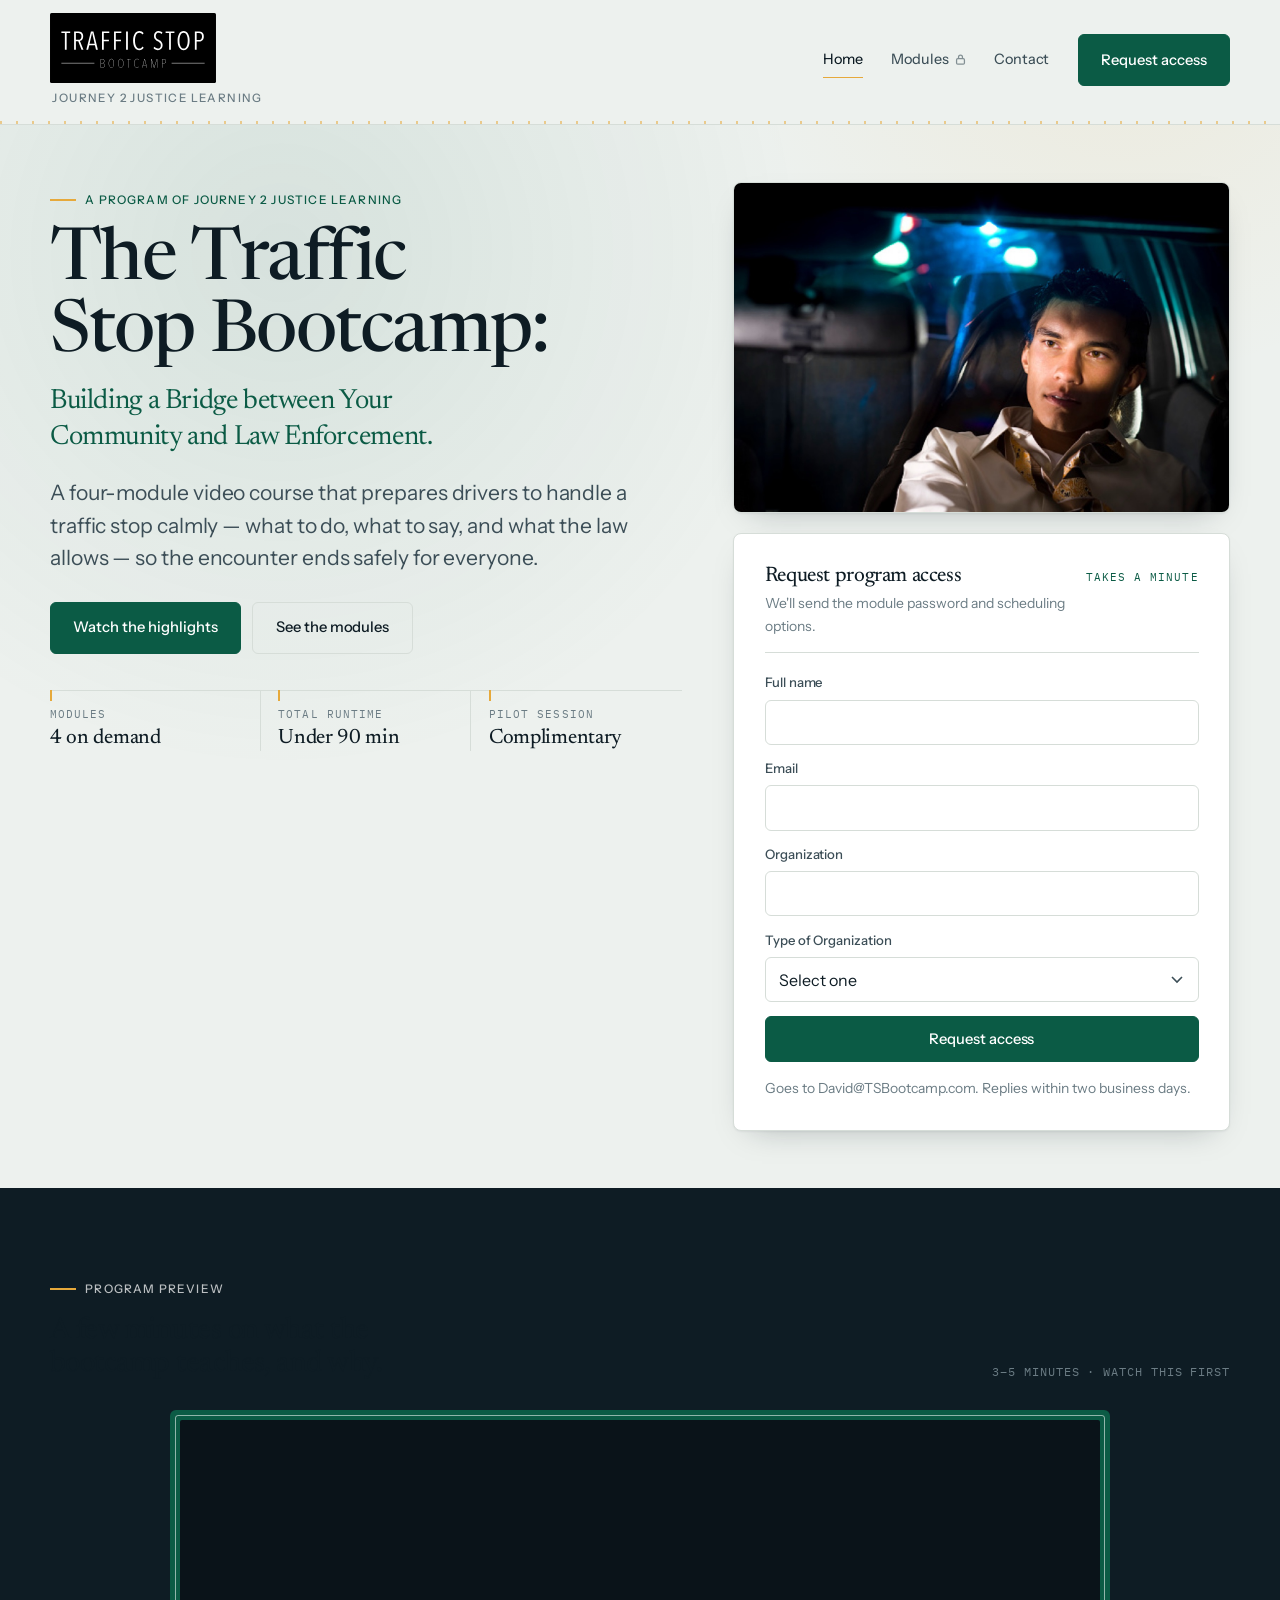
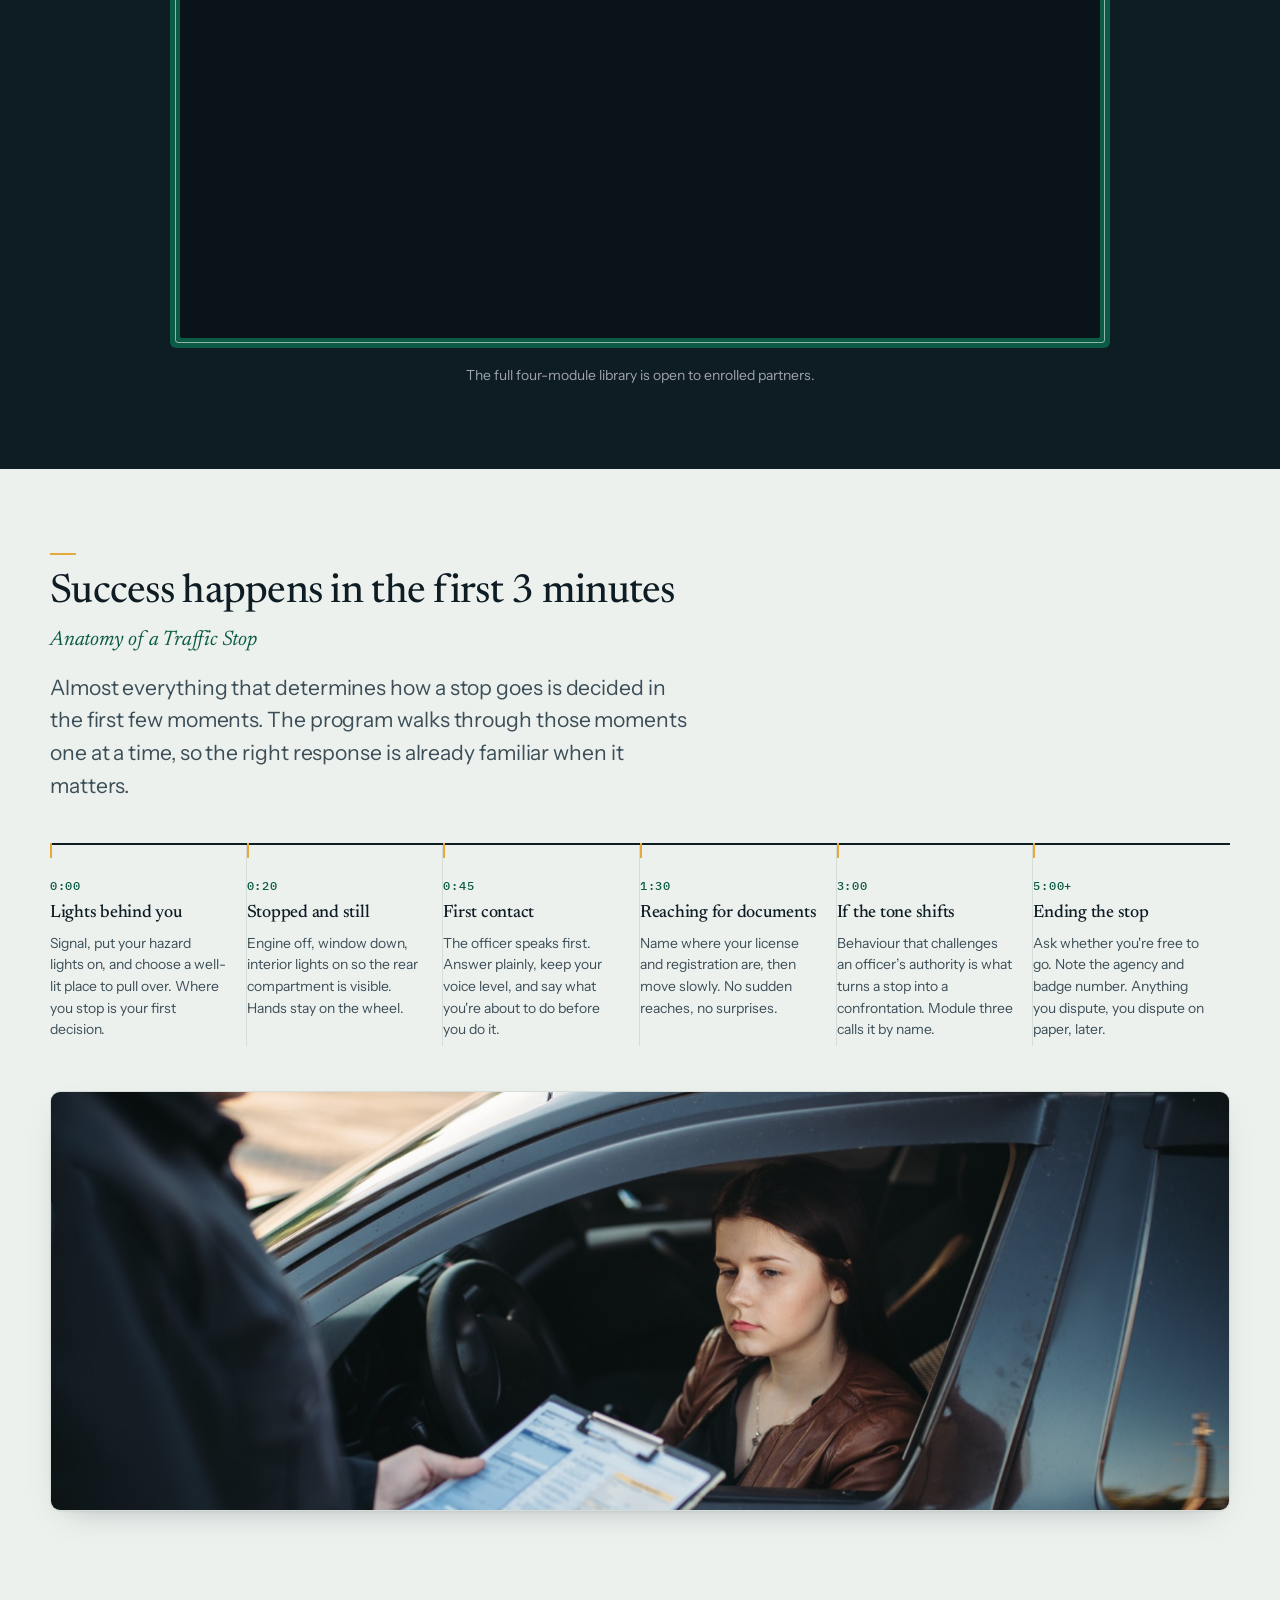
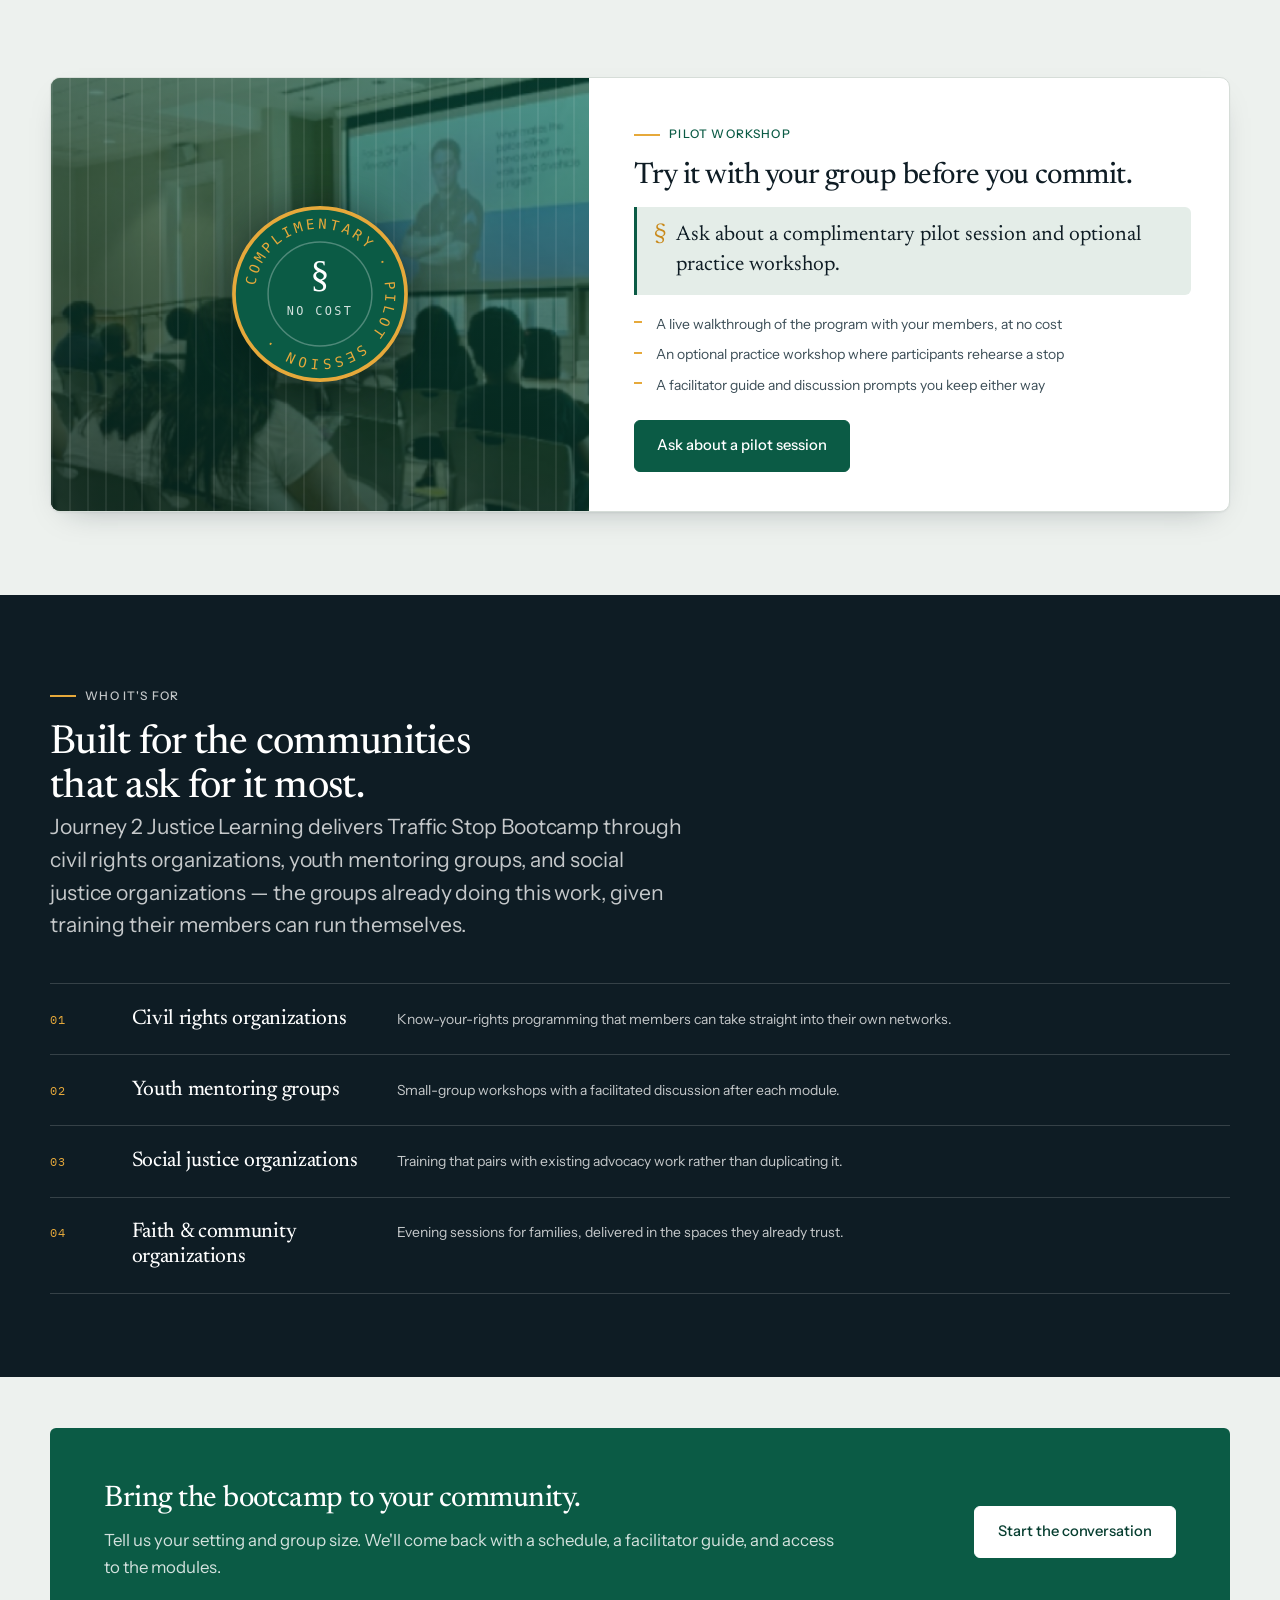
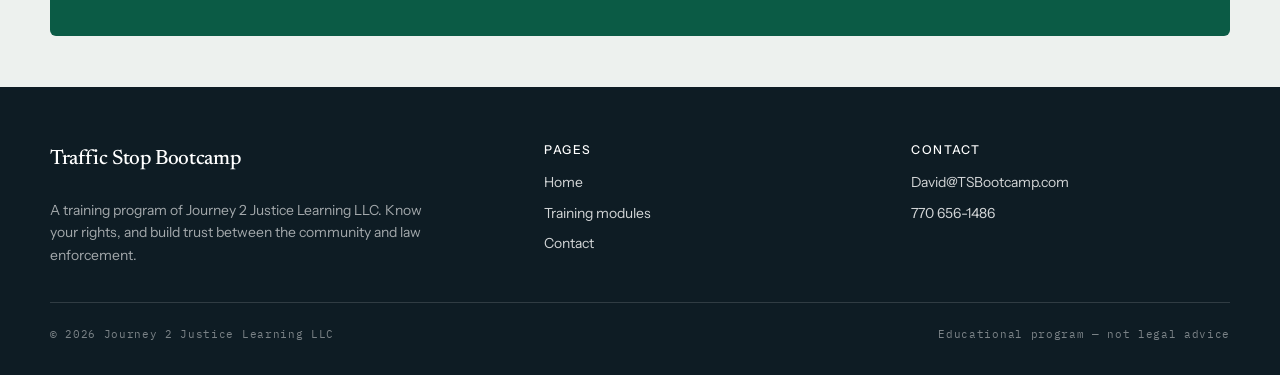
<file: index.html>
<!DOCTYPE html>
<html lang="en">
<head>
<meta charset="utf-8">
<meta name="viewport" content="width=device-width, initial-scale=1">
<title>Traffic Stop Bootcamp — Journey 2 Justice Learning</title>
<meta name="description" content="Know Your Rights. A four-module video program that prepares drivers to handle a traffic stop calmly, know their rights, and end the encounter safely.">
<meta name="theme-color" content="#0B5B45">

<meta property="og:title" content="Traffic Stop Bootcamp">
<meta property="og:description" content="Know Your Rights — building trust between the community and law enforcement.">
<meta property="og:type" content="website">

<link rel="icon" href="assets/img/mark.svg" type="image/svg+xml">

<link rel="preconnect" href="https://fonts.googleapis.com">
<link rel="preconnect" href="https://fonts.gstatic.com" crossorigin>
<link href="https://fonts.googleapis.com/css2?family=IBM+Plex+Mono:wght@400;500&family=Instrument+Sans:wght@400..600&family=Newsreader:ital,opsz,wght@0,6..72,300..600;1,6..72,300..600&display=swap" rel="stylesheet">
<link rel="stylesheet" href="assets/css/site.css">
</head>
<body>

<a class="skip-link" href="#main">Skip to content</a>

<!-- ===================== HEADER ===================== -->
<header class="site-header">
  <div class="shell header__inner">

    <!-- LOGO: assets/img/logo.svg, built by assets/img/logo-source/build-logo.py.
         logo-stacked.svg is the square alternate, logo-j2j.png the parent mark. -->
    <a class="brand" href="index.html">
      <img class="brand__lockup" src="assets/img/logo.svg"
           alt="Traffic Stop Bootcamp" width="760" height="320">
      <span class="brand__org">Journey 2 Justice Learning</span>
    </a>

    <button class="nav-toggle" type="button" aria-expanded="false" aria-controls="primary-nav" aria-label="Menu">
      <svg viewBox="0 0 20 14" fill="none" stroke="currentColor" stroke-width="2" aria-hidden="true">
        <path d="M0 1h20M0 7h20M0 13h20"/>
      </svg>
    </button>

    <nav class="nav" id="primary-nav" aria-label="Primary">
      <a class="nav__link" href="index.html" aria-current="page">Home</a>
      <a class="nav__link nav__lock" href="modules.html">
        Modules
        <svg viewBox="0 0 12 14" fill="none" stroke="currentColor" stroke-width="1.6" aria-hidden="true">
          <rect x="1" y="6" width="10" height="7" rx="1.5"/><path d="M3.5 6V4a2.5 2.5 0 015 0v2"/>
        </svg>
      </a>
      <a class="nav__link" href="contact.html">Contact</a>
      <a class="btn btn--primary" href="contact.html">Request access</a>
    </nav>

  </div>
  <div class="tick-rule" aria-hidden="true"></div>
</header>

<main id="main">

  <!-- ===================== HERO ===================== -->
  <section class="hero">
    <div class="shell hero__grid">

      <div class="hero__lead">
        <p class="eyebrow">A program of Journey 2 Justice Learning</p>
        <h1>The Traffic Stop Bootcamp:</h1>
        <p class="hero__tagline">Building a Bridge between Your Community and Law Enforcement.</p>
        <p class="lede">
          A four-module video course that prepares drivers to handle a traffic stop calmly —
          what to do, what to say, and what the law allows — so the encounter ends safely for
          everyone.
        </p>

        <div class="hero__actions">
          <a class="btn btn--primary" href="#highlights">Watch the highlights</a>
          <a class="btn btn--ghost" href="modules.html">See the modules</a>
        </div>

        <dl class="hero__stats">
          <div class="hero__stat">
            <dt>Modules</dt>
            <dd>4 on demand</dd>
          </div>
          <div class="hero__stat">
            <dt>Total runtime</dt>
            <dd>Under 90 min</dd>
          </div>
          <div class="hero__stat">
            <dt>Pilot session</dt>
            <dd>Complimentary</dd>
          </div>
        </dl>
      </div>

      <div class="hero__aside">

        <figure class="hero__figure">
          <img src="assets/img/de-escalation.jpg" width="1400" height="931"
               alt="A driver stays calm and keeps his hands visible as police lights fill the car during a night-time traffic stop.">
        </figure>

        <!-- Lead form. Endpoint is configured once, in assets/js/site.js -->
        <div class="lead-card">
        <div class="lead-card__head">
          <div>
            <h2>Request program access</h2>
            <p>We'll send the module password and scheduling options.</p>
          </div>
          <span class="lead-card__step">Takes a minute</span>
        </div>

        <form class="js-form" novalidate>
          <input type="hidden" name="_subject" value="Traffic Stop Bootcamp — access request">
          <p class="hp"><label>Leave this empty <input type="text" name="_honey" tabindex="-1" autocomplete="off"></label></p>

          <div class="field">
            <label for="lead-name">Full name</label>
            <input id="lead-name" name="name" type="text" autocomplete="name" required>
          </div>

          <div class="field">
            <label for="lead-email">Email</label>
            <input id="lead-email" name="email" type="email" autocomplete="email" required>
          </div>

          <div class="field">
            <label for="lead-org">Organization</label>
            <input id="lead-org" name="organization" type="text" autocomplete="organization" required>
          </div>

          <div class="field">
            <label for="lead-role">Type of Organization</label>
            <select id="lead-role" name="organization_type" required>
              <option value="">Select one</option>
              <option>Civil rights organization</option>
              <option>Youth mentoring group</option>
              <option>Social justice organization</option>
              <option>Faith or community organization</option>
              <option>Parent or guardian</option>
              <option>Other</option>
            </select>
          </div>

          <button class="btn btn--primary btn--block" type="submit">Request access</button>
          <p class="form-status js-status" role="status" aria-live="polite"></p>
          <p class="form-note">Goes to David@TSBootcamp.com. Replies within two business days.</p>
        </form>
        </div>

      </div>

    </div>
  </section>

  <!-- ===================== HIGHLIGHTS VIDEO ===================== -->
  <section class="section video-band" id="highlights">
    <div class="shell">

      <div class="video-head reveal">
        <div>
          <p class="eyebrow eyebrow--light">Program preview</p>
          <h2>A few minutes on what the bootcamp teaches, and why.</h2>
        </div>
        <p class="meta">3–5 minutes · Watch this first</p>
      </div>

      <div class="video-shell reveal">
        <div class="sign-frame">
          <div class="video-well">
            <!-- cc_load_policy=0 leaves YouTube's caption track off, so only the
                 captions burned into the film itself show. enablejsapi=1 lets
                 assets/js/site.js send the viewer to the contact form on ENDED. -->
            <iframe id="preview-video"
              src="https://www.youtube-nocookie.com/embed/0hLbRYU_4K4?rel=0&amp;cc_load_policy=0&amp;enablejsapi=1"
              title="Traffic Stop Bootcamp — program preview"
              loading="lazy" allowfullscreen
              allow="accelerometer; clipboard-write; encrypted-media; gyroscope; picture-in-picture"></iframe>
          </div>
        </div>
        <p class="video-caption">The full four-module library is open to enrolled partners.</p>
      </div>

    </div>
  </section>

  <!-- ===================== SIGNATURE: ANATOMY OF A STOP ===================== -->
  <section class="section">
    <div class="shell">

      <div class="section__head reveal">
        <h2 class="head--ticked">Success happens in the first 3 minutes</h2>
        <p class="head__sub">Anatomy of a Traffic Stop</p>
        <p class="lede">
          Almost everything that determines how a stop goes is decided in the first
          few moments. The program walks through those moments one at a time, so the
          right response is already familiar when it matters.
        </p>
      </div>

      <div class="anatomy__track reveal">

        <div class="beat">
          <span class="beat__time">0:00</span>
          <h3 class="beat__title">Lights behind you</h3>
          <p class="beat__text">Signal, put your hazard lights on, and choose a well-lit place to pull over. Where you stop is your first decision.</p>
        </div>

        <div class="beat">
          <span class="beat__time">0:20</span>
          <h3 class="beat__title">Stopped and still</h3>
          <p class="beat__text">Engine off, window down, interior lights on so the rear compartment is visible. Hands stay on the wheel.</p>
        </div>

        <div class="beat">
          <span class="beat__time">0:45</span>
          <h3 class="beat__title">First contact</h3>
          <p class="beat__text">The officer speaks first. Answer plainly, keep your voice level, and say what you're about to do before you do it.</p>
        </div>

        <div class="beat">
          <span class="beat__time">1:30</span>
          <h3 class="beat__title">Reaching for documents</h3>
          <p class="beat__text">Name where your license and registration are, then move slowly. No sudden reaches, no surprises.</p>
        </div>

        <div class="beat">
          <span class="beat__time">3:00</span>
          <h3 class="beat__title">If the tone shifts</h3>
          <p class="beat__text">Behaviour that challenges an officer’s authority is what turns a stop into a confrontation. Module three calls it by name.</p>
        </div>

        <div class="beat">
          <span class="beat__time">5:00+</span>
          <h3 class="beat__title">Ending the stop</h3>
          <p class="beat__text">Ask whether you're free to go. Note the agency and badge number. Anything you dispute, you dispute on paper, later.</p>
        </div>

      </div>

      <!-- PICTURE SLOT — the stop itself, under the sequence that describes it. -->
      <figure class="anatomy__figure reveal">
        <img src="assets/img/anatomy.jpg" width="1600" height="1068" loading="lazy"
             alt="An officer stands at the driver's window writing on a clipboard while the driver waits, hands in view.">
      </figure>
    </div>
  </section>

  <!-- ===================== PILOT WORKSHOP ===================== -->
  <section class="section" id="pilot">
    <div class="shell">
      <div class="pilot reveal">

        <div class="pilot__badge">
          <!-- PICTURE SLOT — a real session, with the seal riding over it. -->
          <img class="pilot__photo" src="assets/img/workshop.jpg" width="1400" height="927" loading="lazy"
               alt="A facilitator presents a Traffic Stop Bootcamp slide to a seated group in a community room.">
          <img class="pilot__seal" src="assets/img/pilot-seal.svg" width="178" height="178"
               alt="Complimentary pilot session — no cost">
        </div>

        <div class="pilot__body">
          <p class="eyebrow">Pilot workshop</p>
          <h2>Try it with your group before you commit.</h2>

          <p class="pilot__offer">Ask about a complimentary pilot session and optional practice workshop.</p>

          <ul class="pilot__points">
            <li>A live walkthrough of the program with your members, at no cost</li>
            <li>An optional practice workshop where participants rehearse a stop</li>
            <li>A facilitator guide and discussion prompts you keep either way</li>
          </ul>

          <a class="btn btn--primary" href="contact.html">Ask about a pilot session</a>
        </div>

      </div>
    </div>
  </section>

  <!-- ===================== WHO IT'S FOR ===================== -->
  <section class="section section--dark">
    <div class="shell">

      <div class="section__head reveal">
        <p class="eyebrow eyebrow--light">Who it's for</p>
        <h2>Built for the communities that ask for it most.</h2>
        <p class="lede" style="color:rgba(255,255,255,0.76)">
          Journey 2 Justice Learning delivers Traffic Stop Bootcamp through civil rights
          organizations, youth mentoring groups, and social justice organizations — the
          groups already doing this work, given training their members can run themselves.
        </p>
      </div>

      <div class="audience reveal">

        <div class="audience__row">
          <span class="audience__idx">01</span>
          <span class="audience__name">Civil rights organizations</span>
          <p class="audience__note">Know-your-rights programming that members can take straight into their own networks.</p>
        </div>

        <div class="audience__row">
          <span class="audience__idx">02</span>
          <span class="audience__name">Youth mentoring groups</span>
          <p class="audience__note">Small-group workshops with a facilitated discussion after each module.</p>
        </div>

        <div class="audience__row">
          <span class="audience__idx">03</span>
          <span class="audience__name">Social justice organizations</span>
          <p class="audience__note">Training that pairs with existing advocacy work rather than duplicating it.</p>
        </div>

        <div class="audience__row">
          <span class="audience__idx">04</span>
          <span class="audience__name">Faith &amp; community organizations</span>
          <p class="audience__note">Evening sessions for families, delivered in the spaces they already trust.</p>
        </div>

      </div>
    </div>
  </section>

  <!-- ===================== CTA ===================== -->
  <section class="section section--tight">
    <div class="shell">
      <div class="cta-band reveal">
        <div>
          <h2>Bring the bootcamp to your community.</h2>
          <p>Tell us your setting and group size. We'll come back with a schedule, a facilitator guide, and access to the modules.</p>
        </div>
        <a class="btn" href="contact.html">Start the conversation</a>
      </div>
    </div>
  </section>

</main>

<!-- ===================== FOOTER ===================== -->
<footer class="site-footer">
  <div class="shell">
    <div class="footer__grid">

      <div>
        <p class="brand__name" style="color:#fff">Traffic Stop Bootcamp</p>
        <p class="footer__brand-line" style="margin-top:0.7rem">
          A training program of Journey 2 Justice Learning LLC. Know your rights, and build
          trust between the community and law enforcement.
        </p>
      </div>

      <div>
        <h4>Pages</h4>
        <ul>
          <li><a href="index.html">Home</a></li>
          <li><a href="modules.html">Training modules</a></li>
          <li><a href="contact.html">Contact</a></li>
        </ul>
      </div>

      <div>
        <h4>Contact</h4>
        <ul>
          <li><a href="mailto:David@TSBootcamp.com">David@TSBootcamp.com</a></li>
          <li><a href="tel:+17706561486">770 656-1486</a></li>
        </ul>
      </div>

    </div>

    <div class="footer__bottom">
      <span>© <span class="js-year">2026</span> Journey 2 Justice Learning LLC</span>
      <span>Educational program — not legal advice</span>
    </div>
  </div>
</footer>

<script src="assets/js/site.js" defer></script>
</body>
</html>
</file>
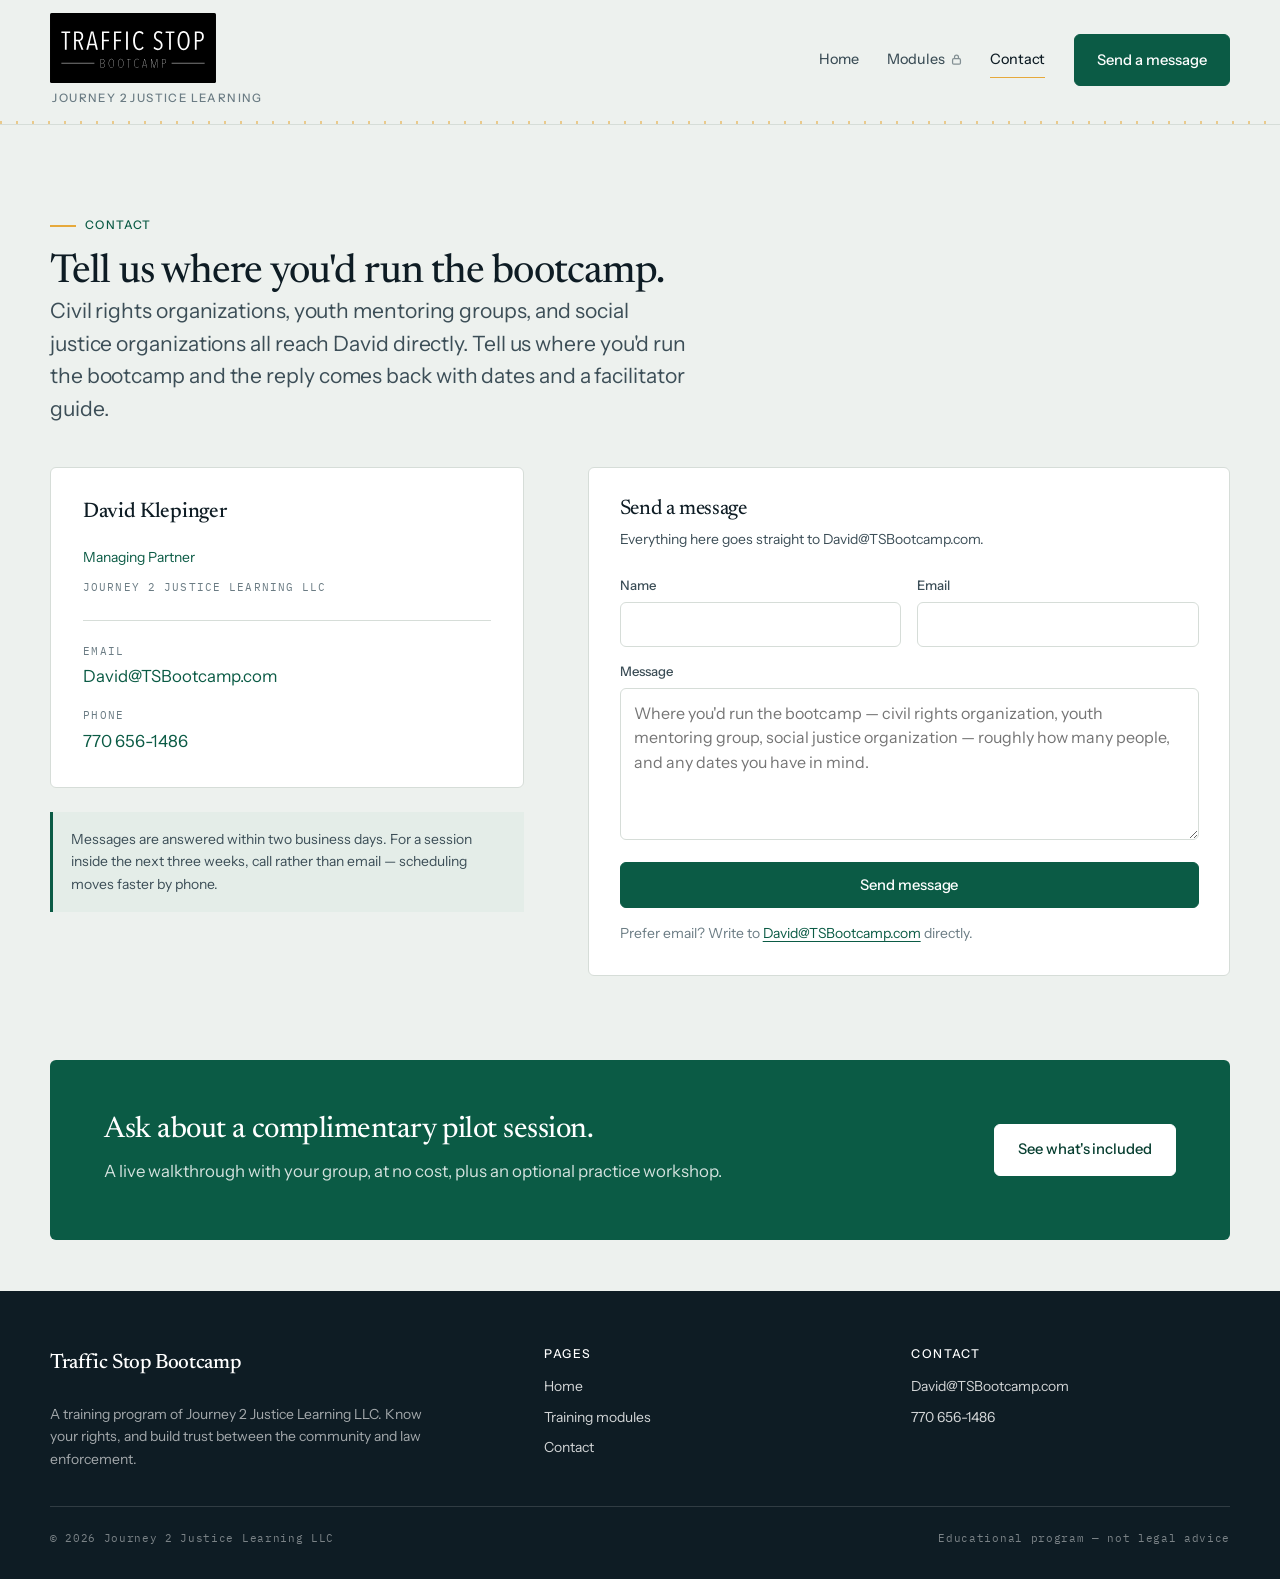
<file: contact.html>
<!DOCTYPE html>
<html lang="en">
<head>
<meta charset="utf-8">
<meta name="viewport" content="width=device-width, initial-scale=1">
<title>Contact — Traffic Stop Bootcamp</title>
<meta name="description" content="Get in touch with Journey 2 Justice Learning about bringing Traffic Stop Bootcamp to your organization.">
<meta name="theme-color" content="#0B5B45">

<link rel="icon" href="assets/img/mark.svg" type="image/svg+xml">

<link rel="preconnect" href="https://fonts.googleapis.com">
<link rel="preconnect" href="https://fonts.gstatic.com" crossorigin>
<link href="https://fonts.googleapis.com/css2?family=IBM+Plex+Mono:wght@400;500&family=Instrument+Sans:wght@400..600&family=Newsreader:ital,opsz,wght@0,6..72,300..600;1,6..72,300..600&display=swap" rel="stylesheet">
<link rel="stylesheet" href="assets/css/site.css">
</head>
<body>

<a class="skip-link" href="#main">Skip to content</a>

<!-- ===================== HEADER ===================== -->
<header class="site-header">
  <div class="shell header__inner">

    <a class="brand" href="index.html">
      <img class="brand__lockup" src="assets/img/logo.svg"
           alt="Traffic Stop Bootcamp" width="760" height="320">
      <span class="brand__org">Journey 2 Justice Learning</span>
    </a>

    <button class="nav-toggle" type="button" aria-expanded="false" aria-controls="primary-nav" aria-label="Menu">
      <svg viewBox="0 0 20 14" fill="none" stroke="currentColor" stroke-width="2" aria-hidden="true">
        <path d="M0 1h20M0 7h20M0 13h20"/>
      </svg>
    </button>

    <nav class="nav" id="primary-nav" aria-label="Primary">
      <a class="nav__link" href="index.html">Home</a>
      <a class="nav__link nav__lock" href="modules.html">
        Modules
        <svg viewBox="0 0 12 14" fill="none" stroke="currentColor" stroke-width="1.6" aria-hidden="true">
          <rect x="1" y="6" width="10" height="7" rx="1.5"/><path d="M3.5 6V4a2.5 2.5 0 015 0v2"/>
        </svg>
      </a>
      <a class="nav__link" href="contact.html" aria-current="page">Contact</a>
      <a class="btn btn--primary" href="#message">Send a message</a>
    </nav>

  </div>
  <div class="tick-rule" aria-hidden="true"></div>
</header>

<main id="main">

  <section class="section">
    <div class="shell">

      <div class="section__head">
        <p class="eyebrow">Contact</p>
        <h1 style="font-size:var(--step-3)">Tell us where you'd run the bootcamp.</h1>
        <p class="lede">
          Civil rights organizations, youth mentoring groups, and social justice
          organizations all reach David directly. Tell us where you'd run the bootcamp
          and the reply comes back with dates and a facilitator guide.
        </p>
      </div>

      <div class="contact__grid">

        <!-- ---------- Contact details ---------- -->
        <div>
          <div class="contact-card">
            <p class="contact-card__name">David Klepinger</p>
            <p class="contact-card__role">Managing Partner</p>
            <p class="contact-card__org">Journey 2 Justice Learning LLC</p>

            <dl class="detail-list">
              <div>
                <dt>Email</dt>
                <dd><a href="mailto:David@TSBootcamp.com">David@TSBootcamp.com</a></dd>
              </div>
              <div>
                <dt>Phone</dt>
                <dd><a href="tel:+17706561486">770 656-1486</a></dd>
              </div>
            </dl>
          </div>

          <div class="response-note">
            <p>
              Messages are answered within two business days. For a session inside the next
              three weeks, call rather than email — scheduling moves faster by phone.
            </p>
          </div>
        </div>

        <!-- ---------- Message form ---------- -->
        <div id="message">
          <div class="card">
            <h2 style="font-size:var(--step-1);margin-bottom:0.4rem">Send a message</h2>
            <p style="font-size:var(--step--1);color:var(--ink-soft);margin-bottom:1.5rem">
              Everything here goes straight to David@TSBootcamp.com.
            </p>

            <form class="js-form" novalidate>
              <input type="hidden" name="_subject" value="Traffic Stop Bootcamp — website enquiry">
              <p class="hp"><label>Leave this empty <input type="text" name="_honey" tabindex="-1" autocomplete="off"></label></p>

              <div class="form-grid">
                <div class="field">
                  <label for="c-name">Name</label>
                  <input id="c-name" name="name" type="text" autocomplete="name" required>
                </div>

                <div class="field">
                  <label for="c-email">Email</label>
                  <input id="c-email" name="email" type="email" autocomplete="email" required>
                </div>

                <div class="field field--wide">
                  <label for="c-message">Message</label>
                  <textarea id="c-message" name="message" required
                    placeholder="Where you'd run the bootcamp — civil rights organization, youth mentoring group, social justice organization — roughly how many people, and any dates you have in mind."></textarea>
                </div>
              </div>

              <button class="btn btn--primary btn--block" type="submit">Send message</button>
              <p class="form-status js-status" role="status" aria-live="polite"></p>
              <p class="form-note">
                Prefer email? Write to
                <a href="mailto:David@TSBootcamp.com">David@TSBootcamp.com</a> directly.
              </p>
            </form>
          </div>
        </div>

      </div>
    </div>
  </section>

  <!-- ===================== CTA ===================== -->
  <section class="section section--tight" style="padding-top:0">
    <div class="shell">
      <div class="cta-band">
        <div>
          <h2>Ask about a complimentary pilot session.</h2>
          <p>A live walkthrough with your group, at no cost, plus an optional practice workshop.</p>
        </div>
        <a class="btn" href="index.html#pilot">See what's included</a>
      </div>
    </div>
  </section>

</main>

<!-- ===================== FOOTER ===================== -->
<footer class="site-footer">
  <div class="shell">
    <div class="footer__grid">

      <div>
        <p class="brand__name" style="color:#fff">Traffic Stop Bootcamp</p>
        <p class="footer__brand-line" style="margin-top:0.7rem">
          A training program of Journey 2 Justice Learning LLC. Know your rights, and build
          trust between the community and law enforcement.
        </p>
      </div>

      <div>
        <h4>Pages</h4>
        <ul>
          <li><a href="index.html">Home</a></li>
          <li><a href="modules.html">Training modules</a></li>
          <li><a href="contact.html">Contact</a></li>
        </ul>
      </div>

      <div>
        <h4>Contact</h4>
        <ul>
          <li><a href="mailto:David@TSBootcamp.com">David@TSBootcamp.com</a></li>
          <li><a href="tel:+17706561486">770 656-1486</a></li>
        </ul>
      </div>

    </div>

    <div class="footer__bottom">
      <span>© <span class="js-year">2026</span> Journey 2 Justice Learning LLC</span>
      <span>Educational program — not legal advice</span>
    </div>
  </div>
</footer>

<script src="assets/js/site.js" defer></script>
</body>
</html>
</file>
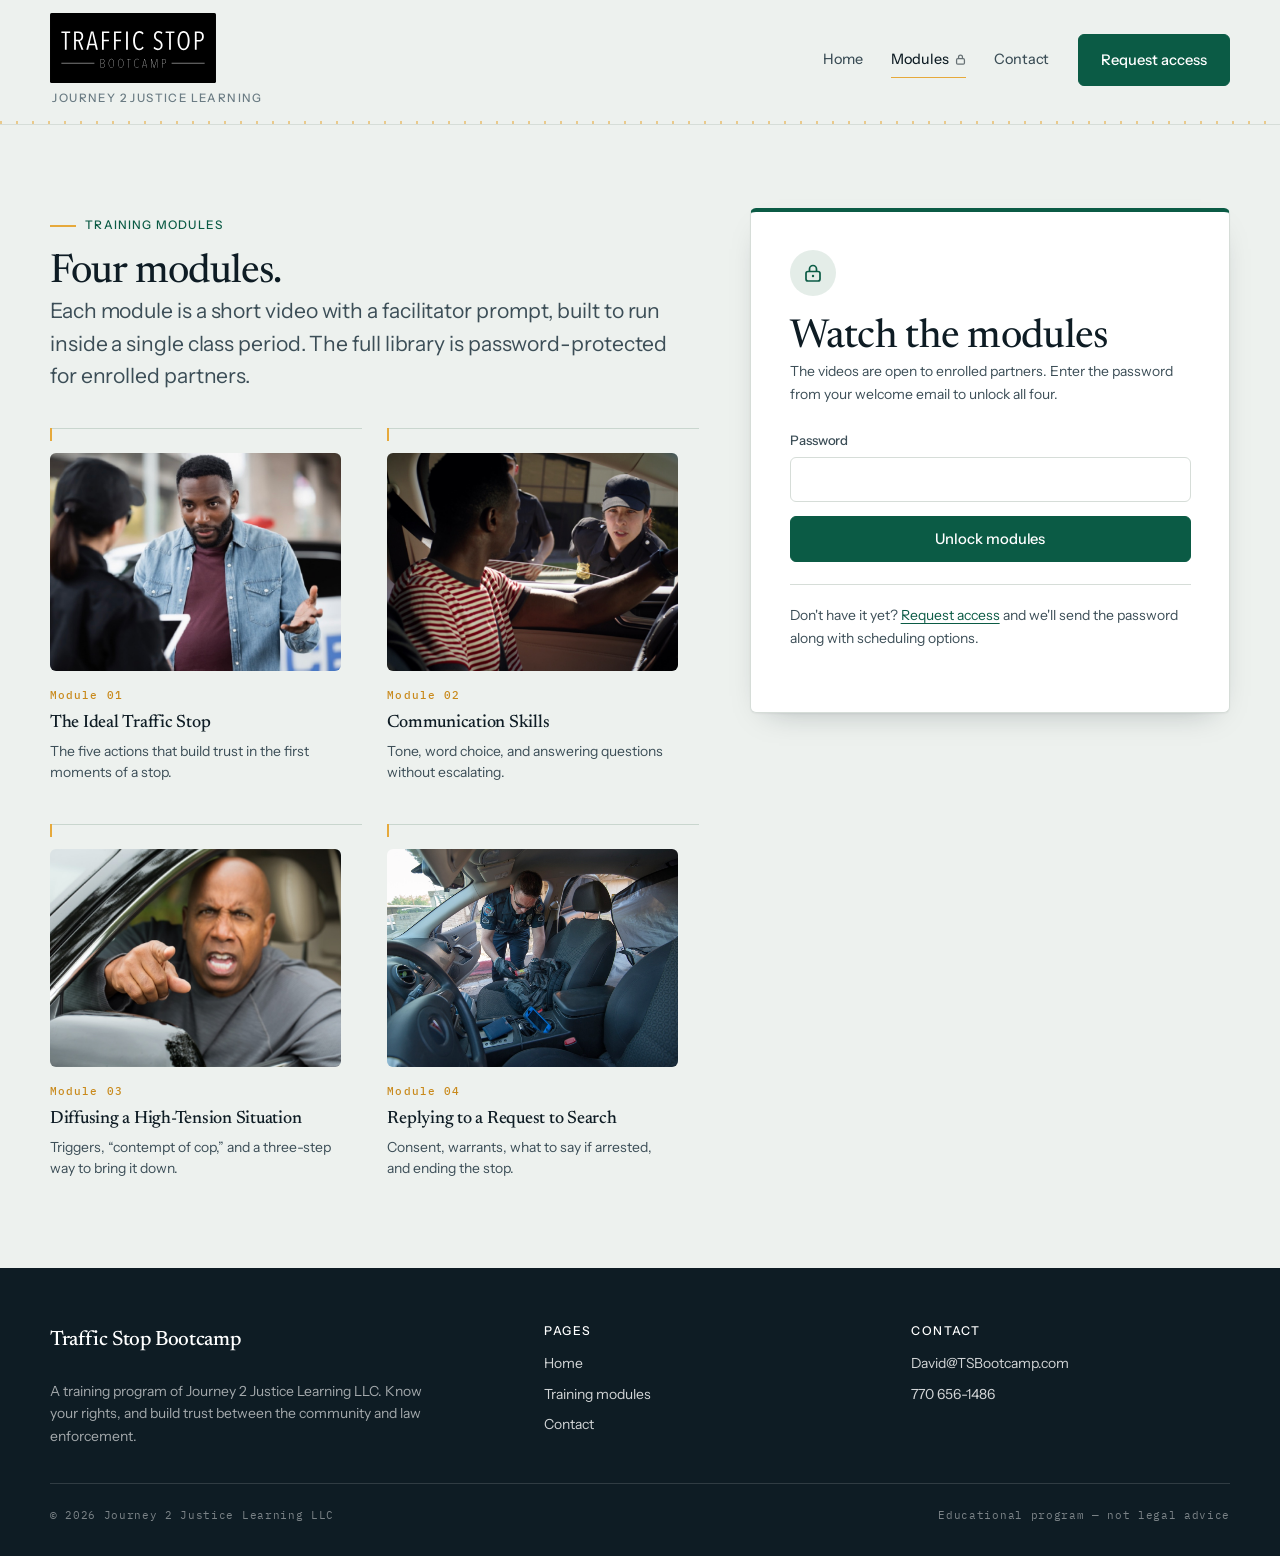
<file: modules.html>
<!DOCTYPE html>
<html lang="en">
<head>
<meta charset="utf-8">
<meta name="viewport" content="width=device-width, initial-scale=1">
<title>Training Modules — Traffic Stop Bootcamp</title>
<meta name="description" content="The four Traffic Stop Bootcamp training modules — what each one covers. The videos are open to enrolled partners.">
<meta name="robots" content="noindex, nofollow">
<meta name="theme-color" content="#0B5B45">

<link rel="icon" href="assets/img/mark.svg" type="image/svg+xml">

<link rel="preconnect" href="https://fonts.googleapis.com">
<link rel="preconnect" href="https://fonts.gstatic.com" crossorigin>
<link href="https://fonts.googleapis.com/css2?family=IBM+Plex+Mono:wght@400;500&family=Instrument+Sans:wght@400..600&family=Newsreader:ital,opsz,wght@0,6..72,300..600;1,6..72,300..600&display=swap" rel="stylesheet">
<link rel="stylesheet" href="assets/css/site.css">

<!-- Runs before first paint so a returning, unlocked visitor never sees the
     gate flash. The real check lives in assets/js/gate.js. -->
<script>
  try {
    if (sessionStorage.getItem('tsb-modules-unlocked') === '1') {
      document.documentElement.setAttribute('data-gate', 'open');
    }
  } catch (e) {}
</script>
</head>
<body>

<a class="skip-link" href="#main">Skip to content</a>

<!-- ===================== HEADER ===================== -->
<header class="site-header">
  <div class="shell header__inner">

    <a class="brand" href="index.html">
      <img class="brand__lockup" src="assets/img/logo.svg"
           alt="Traffic Stop Bootcamp" width="760" height="320">
      <span class="brand__org">Journey 2 Justice Learning</span>
    </a>

    <button class="nav-toggle" type="button" aria-expanded="false" aria-controls="primary-nav" aria-label="Menu">
      <svg viewBox="0 0 20 14" fill="none" stroke="currentColor" stroke-width="2" aria-hidden="true">
        <path d="M0 1h20M0 7h20M0 13h20"/>
      </svg>
    </button>

    <nav class="nav" id="primary-nav" aria-label="Primary">
      <a class="nav__link" href="index.html">Home</a>
      <a class="nav__link nav__lock" href="modules.html" aria-current="page">
        Modules
        <svg viewBox="0 0 12 14" fill="none" stroke="currentColor" stroke-width="1.6" aria-hidden="true">
          <rect x="1" y="6" width="10" height="7" rx="1.5"/><path d="M3.5 6V4a2.5 2.5 0 015 0v2"/>
        </svg>
      </a>
      <a class="nav__link" href="contact.html">Contact</a>
      <a class="btn btn--primary" href="contact.html">Request access</a>
    </nav>

  </div>
  <div class="tick-rule" aria-hidden="true"></div>
</header>

<main id="main">

  <!-- ===================== OVERVIEW + PASSWORD GATE =====================
       The four modules are described in the open; only the videos are behind
       the password. The gate card sits beside the descriptions rather than
       standing in front of them. -->
  <section class="section modules-intro">
    <div class="shell">
      <div class="modules-intro__grid">

        <div class="modules-intro__lead">
          <div class="section__head">
            <p class="eyebrow">Training modules</p>
            <h1>Four modules.</h1>
            <p class="lede">
              Each module is a short video with a facilitator prompt, built to run inside a
              single class period. The full library is password-protected for enrolled partners.
            </p>
          </div>

          <div class="grid grid--2 modules-intro__cards">

            <a class="module-preview" href="#module-01">
              <span class="module-preview__pic">
                <img src="assets/img/module-1.jpg" alt="A driver speaks calmly with an officer beside a patrol car." width="640" height="480" loading="lazy">
              </span>
              <span class="module-preview__num">Module 01</span>
              <h3>The Ideal Traffic Stop</h3>
              <p>The five actions that build trust in the first moments of a stop.</p>
            </a>

            <a class="module-preview" href="#module-02">
              <span class="module-preview__pic">
                <img src="assets/img/module-2.jpg" alt="A seated driver hands his licence through the window to an officer." width="640" height="480" loading="lazy">
              </span>
              <span class="module-preview__num">Module 02</span>
              <h3>Communication Skills</h3>
              <p>Tone, word choice, and answering questions without escalating.</p>
            </a>

            <a class="module-preview" href="#module-03">
              <span class="module-preview__pic">
                <img src="assets/img/module-3.jpg" alt="A driver leans out of his window mid-argument, pointing angrily." width="640" height="480" loading="lazy">
              </span>
              <span class="module-preview__num">Module 03</span>
              <h3>Diffusing a High-Tension Situation</h3>
              <p>Triggers, “contempt of cop,” and a three-step way to bring it down.</p>
            </a>

            <a class="module-preview" href="#module-04">
              <span class="module-preview__pic">
                <img src="assets/img/module-4.jpg" alt="An officer searches the front seat of a stopped car." width="640" height="480" loading="lazy">
              </span>
              <span class="module-preview__num">Module 04</span>
              <h3>Replying to a Request to Search</h3>
              <p>Consent, warrants, what to say if arrested, and ending the stop.</p>
            </a>

          </div>
        </div>

        <!-- Hidden by gate.js once the password is accepted. -->
        <aside class="gate" id="gate">
          <div class="gate__card">

            <span class="gate__lock" aria-hidden="true">
              <svg viewBox="0 0 20 20" fill="none" stroke="currentColor" stroke-width="1.7">
                <rect x="3" y="8.5" width="14" height="9.5" rx="2"/>
                <path d="M6.5 8.5V6a3.5 3.5 0 017 0v2.5"/>
                <circle cx="10" cy="13" r="1.2" fill="currentColor" stroke="none"/>
              </svg>
            </span>

            <h2>Watch the modules</h2>
            <p>The videos are open to enrolled partners. Enter the password from your welcome email to unlock all four.</p>

            <form id="gate-form" novalidate>
              <div class="field">
                <label for="gate-password">Password</label>
                <input id="gate-password" type="password" autocomplete="current-password" required>
              </div>
              <button class="btn btn--primary btn--block" type="submit">Unlock modules</button>
              <p class="gate__error" id="gate-error" role="alert"></p>
            </form>

            <p class="gate__help">
              Don't have it yet? <a href="contact.html">Request access</a> and we'll send the
              password along with scheduling options.
            </p>

          </div>
        </aside>

      </div>
    </div>
  </section>

  <!-- ===================== LOCKED CONTENT ===================== -->
  <div id="modules-content" hidden>

    <section class="section section--tight">
      <div class="shell">
        <div class="section__head">
          <p class="eyebrow">Unlocked · Watch in order</p>
          <h2>The program, module by module.</h2>
          <p class="lede">
            Watch straight through the first time, in order — each module builds on the one
            before it. Then work back through the moments that matter most for your group.
          </p>
        </div>
      </div>
    </section>

    <section class="section" style="padding-top:0">
      <div class="shell">

        <article class="module reveal" id="module-01">
          <div class="module__body">
            <div class="module__head">
              <!-- PICTURE SLOT — swap the src for a different still. -->
              <span class="module__pic">
                <img src="assets/img/module-1.jpg" alt="A driver speaks calmly with an officer beside a patrol car." width="640" height="480" loading="lazy">
              </span>
              <div>
                <span class="module__num">Module 01</span>
                <h3 class="module__title">The Ideal Traffic Stop</h3>
              </div>
            </div>

            <p>This module puts you in the shoes of a police officer as they approach a driver during a traffic stop. The driver improves his trust with the police officer by taking five important actions. We cover the importance of stopping in a well-lighted place and the need to put on your hazard lights as you pull over. During this time, you are keeping your hands on the steering wheel and making sure the interior lights enable the police to see in your rear compartment.</p>
          </div>

          <div class="module__media">
            <div class="video-well">
              <iframe
                src="https://www.youtube-nocookie.com/embed/EI_jgZyDTAo?rel=0"
                title="Module 01 — The Ideal Traffic Stop"
                loading="lazy" allowfullscreen
                allow="accelerometer; clipboard-write; encrypted-media; gyroscope; picture-in-picture"></iframe>
            </div>
            <div class="module__runtime">
              <span>Module 01</span>
              <span>Watch in order</span>
            </div>
          </div>
        </article>

        <article class="module reveal" id="module-02">
          <div class="module__body">
            <div class="module__head">
              <!-- PICTURE SLOT — swap the src for a different still. -->
              <span class="module__pic">
                <img src="assets/img/module-2.jpg" alt="A seated driver hands his licence through the window to an officer." width="640" height="480" loading="lazy">
              </span>
              <div>
                <span class="module__num">Module 02</span>
                <h3 class="module__title">Communication Skills</h3>
              </div>
            </div>

            <p>In this module, you will learn three elements of communication with police officers. We discuss the typical questions and topics that will surface during the traffic stop. You will learn how to re-direct personal questions that have nothing to do with the traffic stop, and when to remain silent.</p>
          </div>

          <div class="module__media">
            <div class="video-well">
              <iframe
                src="https://www.youtube-nocookie.com/embed/qg_yQRKrRpA?rel=0&amp;start=39"
                title="Module 02 — Communication Skills"
                loading="lazy" allowfullscreen
                allow="accelerometer; clipboard-write; encrypted-media; gyroscope; picture-in-picture"></iframe>
            </div>
            <div class="module__runtime">
              <span>Module 02</span>
              <span>Watch in order</span>
            </div>
          </div>
        </article>

        <article class="module reveal" id="module-03">
          <div class="module__body">
            <div class="module__head">
              <!-- PICTURE SLOT — swap the src for a different still. -->
              <span class="module__pic">
                <img src="assets/img/module-3.jpg" alt="A driver leans out of his window mid-argument, pointing angrily." width="640" height="480" loading="lazy">
              </span>
              <div>
                <span class="module__num">Module 03</span>
                <h3 class="module__title">Diffusing a High-Tension Situation</h3>
              </div>
            </div>

            <p>In this segment of the training you will learn about triggers and behaviors that cause a traffic stop to end in a confrontation. We then look at the concept of “contempt of cop”. Many of these behaviors challenge the authority of the police officer. We examine examples of this in the context of a traffic stop. Trainees learn how to diffuse the situation with a three-step process.</p>
          </div>

          <div class="module__media">
            <div class="video-well">
              <iframe
                src="https://www.youtube-nocookie.com/embed/cFBOkqANdOY?rel=0&amp;start=10"
                title="Module 03 — Diffusing a High-Tension Situation"
                loading="lazy" allowfullscreen
                allow="accelerometer; clipboard-write; encrypted-media; gyroscope; picture-in-picture"></iframe>
            </div>
            <div class="module__runtime">
              <span>Module 03</span>
              <span>Watch in order</span>
            </div>
          </div>
        </article>

        <article class="module reveal" id="module-04">
          <div class="module__body">
            <div class="module__head">
              <!-- PICTURE SLOT — swap the src for a different still. -->
              <span class="module__pic">
                <img src="assets/img/module-4.jpg" alt="An officer searches the front seat of a stopped car." width="640" height="480" loading="lazy">
              </span>
              <div>
                <span class="module__num">Module 04</span>
                <h3 class="module__title">Replying to a Request to Search &amp; Ending the Traffic Stop</h3>
              </div>
            </div>

            <p>This module gives the driver guidelines on what to do if the police ask to search your car. We recommend that you do not agree to let the officer search your car unless they have a warrant that is signed by a judge. We then describe the five reasons why officers can search your car without your permission. Special focus is put on what to say if you are arrested. Finally, we look at how to determine if you are free to go and how to end the traffic stop.</p>

            <figure class="module__still">
              <img src="assets/img/module-arrest.jpg" width="1400" height="787" loading="lazy"
                   alt="Officers place a man against the bonnet of a car during an arrest.">
              <figcaption>What if you are arrested — covered in the closing section of this module.</figcaption>
            </figure>
          </div>

          <div class="module__media">
            <div class="video-well">
              <iframe
                src="https://www.youtube-nocookie.com/embed/jVnONO_00xo?rel=0&amp;start=15"
                title="Module 04 — Replying to a Request to Search and Ending the Traffic Stop"
                loading="lazy" allowfullscreen
                allow="accelerometer; clipboard-write; encrypted-media; gyroscope; picture-in-picture"></iframe>
            </div>
            <div class="module__runtime">
              <span>Module 04</span>
              <span>Watch in order</span>
            </div>
          </div>
        </article>

      </div>
    </section>

    <!-- ---------- CTA ---------- -->
    <section class="section section--tight">
      <div class="shell">
        <div class="cta-band reveal">
          <div>
            <h2>Running these with a group?</h2>
            <p>We provide a facilitator guide, discussion prompts, and the option of a live session with a Journey 2 Justice instructor.</p>
          </div>
          <a class="btn" href="contact.html">Talk to David</a>
        </div>
      </div>
    </section>

  </div>
</main>

<!-- ===================== FOOTER ===================== -->
<footer class="site-footer">
  <div class="shell">
    <div class="footer__grid">

      <div>
        <p class="brand__name" style="color:#fff">Traffic Stop Bootcamp</p>
        <p class="footer__brand-line" style="margin-top:0.7rem">
          A training program of Journey 2 Justice Learning LLC. Know your rights, and build
          trust between the community and law enforcement.
        </p>
      </div>

      <div>
        <h4>Pages</h4>
        <ul>
          <li><a href="index.html">Home</a></li>
          <li><a href="modules.html">Training modules</a></li>
          <li><a href="contact.html">Contact</a></li>
        </ul>
      </div>

      <div>
        <h4>Contact</h4>
        <ul>
          <li><a href="mailto:David@TSBootcamp.com">David@TSBootcamp.com</a></li>
          <li><a href="tel:+17706561486">770 656-1486</a></li>
        </ul>
      </div>

    </div>

    <div class="footer__bottom">
      <span>© <span class="js-year">2026</span> Journey 2 Justice Learning LLC</span>
      <span>Educational program — not legal advice</span>
    </div>
  </div>
</footer>

<script src="assets/js/site.js" defer></script>
<script src="assets/js/gate.js" defer></script>
</body>
</html>
</file>
<file: assets/css/site.css>
/* ==========================================================================
   Traffic Stop Bootcamp — Journey 2 Justice Learning LLC
   Single stylesheet. No build step, no framework.

   Structure:
     1. Tokens          — colours, type, spacing (edit here first)
     2. Reset & base
     3. Typography
     4. Layout helpers
     5. Components      — buttons, forms, cards, tick rule
     6. Header & footer
     7. Page sections
     8. Motion & responsive
   ========================================================================== */


/* 1. TOKENS ================================================================ */

:root {
  /* Palette — drawn from roadway signage: guide-sign green, reflective
     sheeting, hazard amber. Change these six values to re-skin the site. */
  --ink:          #0E1C24;   /* deepest text + dark bands */
  --ink-soft:     #3C4E57;   /* secondary text */
  --ink-faint:    #6B7C84;   /* captions, meta */

  --sign:         #0B5B45;   /* brand anchor — guide-sign green */
  --sign-deep:    #073E30;   /* pressed / hover state */
  --sign-tint:    #E4EDE8;   /* pale wash behind quiet blocks */

  --hazard:       #E6A93B;   /* hazard amber — ticks + focus only */
  --hazard-deep:  #C98A1C;

  --sheeting:     #EDF1EE;   /* page ground — pale reflective sheeting */
  --mist:         #D6DDD8;   /* hairlines and borders */
  --white:        #FFFFFF;

  /* Type
     Newsreader carries the headlines — an editorial serif with real optical
     sizing and a working italic, set at light weights so it reads composed
     rather than shouted. Instrument Sans handles body and interface. Mono is
     reserved for measured things only: time codes and module numbers. */
  --display: "Newsreader", Georgia, "Times New Roman", serif;
  --body:    "Instrument Sans", -apple-system, BlinkMacSystemFont, "Segoe UI", Helvetica, Arial, sans-serif;
  --mono:    "IBM Plex Mono", ui-monospace, "SF Mono", Menlo, monospace;

  /* Scale — fluid, clamps at both ends so nothing breaks on small phones */
  --step--1: clamp(0.8rem, 0.775rem + 0.12vw, 0.875rem);
  --step-0:  clamp(0.975rem, 0.95rem + 0.13vw, 1.05rem);
  --step-1:  clamp(1.15rem, 1.09rem + 0.3vw, 1.32rem);
  --step-2:  clamp(1.45rem, 1.31rem + 0.68vw, 1.9rem);
  --step-3:  clamp(1.8rem, 1.55rem + 1.2vw, 2.5rem);
  --step-4:  clamp(2.15rem, 1.72rem + 1.95vw, 3.25rem);

  /* Rhythm */
  --gutter:  clamp(1.25rem, 4vw, 3rem);
  --measure: 68ch;
  --shell:   1180px;
  --radius:  6px;         /* signage corners are tight, never pill-shaped */

  --shadow-card: 0 1px 2px rgba(14, 28, 36, 0.05),
                 0 12px 32px -18px rgba(14, 28, 36, 0.35);
}


/* 2. RESET & BASE ========================================================== */

*, *::before, *::after { box-sizing: border-box; }

html {
  -webkit-text-size-adjust: 100%;
  scroll-behavior: smooth;
  scroll-padding-top: 6rem;
}

body {
  margin: 0;
  background: var(--sheeting);
  color: var(--ink);
  font-family: var(--body);
  font-size: var(--step-0);
  line-height: 1.62;
  font-optical-sizing: auto;
  -webkit-font-smoothing: antialiased;
}

img, svg, video, iframe { display: block; max-width: 100%; }
img, video { height: auto; }

/* Visible keyboard focus everywhere — amber reads clearly on both grounds. */
:focus-visible {
  outline: 3px solid var(--hazard);
  outline-offset: 3px;
  border-radius: 2px;
}

::selection { background: var(--hazard); color: var(--ink); }

.visually-hidden {
  position: absolute; width: 1px; height: 1px;
  padding: 0; margin: -1px; overflow: hidden;
  clip: rect(0 0 0 0); white-space: nowrap; border: 0;
}

.skip-link {
  position: absolute; left: 50%; top: 0;
  transform: translate(-50%, -120%);
  z-index: 200;
  background: var(--ink); color: var(--white);
  padding: 0.7rem 1.2rem;
  font-family: var(--body); font-size: var(--step--1); font-weight: 500;
  text-decoration: none;
}
.skip-link:focus { transform: translate(-50%, 0); }


/* 3. TYPOGRAPHY ============================================================ */

h1, h2, h3, h4 {
  font-family: var(--display);
  font-weight: 450;
  font-optical-sizing: auto;
  line-height: 1.12;
  letter-spacing: -0.015em;
  margin: 0;
  text-wrap: balance;
}

h1 { font-size: var(--step-4); line-height: 1.08; letter-spacing: -0.022em; }
h2 { font-size: var(--step-3); letter-spacing: -0.018em; }
h3 { font-size: var(--step-1); font-weight: 500; letter-spacing: -0.008em; }

/* Headline italic is the emphasis device — Newsreader's italic is a true cut,
   so it carries weight without needing bold. */
h1 em, h2 em { font-style: italic; font-weight: 400; }

p { margin: 0 0 1.05em; max-width: var(--measure); }
p:last-child { margin-bottom: 0; }

a { color: var(--sign); text-underline-offset: 0.18em; }
a:hover { color: var(--sign-deep); }

strong { font-weight: 600; }

/* Eyebrow — the small label that names a section's job. */
.eyebrow {
  display: inline-flex;
  align-items: center;
  gap: 0.6rem;
  font-family: var(--body);
  font-size: 0.74rem;
  font-weight: 500;
  letter-spacing: 0.1em;
  text-transform: uppercase;
  color: var(--sign);
  margin: 0 0 1rem;
}
.eyebrow::before {
  content: "";
  width: 1.6rem; height: 2px;
  background: var(--hazard);
  flex: none;
}
.eyebrow--light { color: rgba(255, 255, 255, 0.72); }

.lede {
  font-size: var(--step-1);
  font-weight: 400;
  line-height: 1.55;
  letter-spacing: -0.004em;
  color: var(--ink-soft);
}

.meta {
  font-family: var(--mono);
  font-size: 0.72rem;
  letter-spacing: 0.08em;
  text-transform: uppercase;
  color: var(--ink-faint);
}


/* 4. LAYOUT ================================================================ */

.shell {
  width: min(100% - (var(--gutter) * 2), var(--shell));
  margin-inline: auto;
}

.section { padding-block: clamp(3.25rem, 6.5vw, 5.25rem); }
.section--tight { padding-block: clamp(2.25rem, 4vw, 3.25rem); }

.section--dark {
  background: var(--ink);
  color: var(--white);
}
.section--dark h2, .section--dark h3 { color: var(--white); }
.section--dark p { color: rgba(255, 255, 255, 0.76); }
.section--dark a { color: var(--hazard); }

.section--tint { background: var(--sign-tint); }

.section__head { max-width: 58ch; margin-bottom: clamp(1.8rem, 3.2vw, 2.75rem); }


/* 5. COMPONENTS ============================================================ */

/* --- Tick rule ------------------------------------------------------------
   The site's recurring motif: a measured strip of marks, like the ticks on a
   mile marker. Used under the header, above dark bands, and beside modules. */
.tick-rule {
  height: 6px;
  background-image: repeating-linear-gradient(
    to right,
    var(--hazard) 0 2px,
    transparent 2px 16px
  );
  opacity: 0.7;
}
.tick-rule--dense {
  background-image: repeating-linear-gradient(
    to right,
    var(--sign) 0 2px,
    transparent 2px 9px
  );
}

/* --- Buttons ------------------------------------------------------------- */
.btn {
  display: inline-flex;
  align-items: center;
  justify-content: center;
  gap: 0.6rem;
  font-family: var(--body);
  font-size: 0.92rem;
  font-weight: 500;
  letter-spacing: -0.002em;
  text-decoration: none;
  padding: 0.82rem 1.4rem;
  border: 1px solid transparent;
  border-radius: var(--radius);
  cursor: pointer;
  transition: background-color 0.18s ease, color 0.18s ease,
              border-color 0.18s ease, transform 0.18s ease;
}
.btn:active { transform: translateY(1px); }

.btn--primary {
  background: var(--sign);
  color: var(--white);
  border-color: var(--sign);
}
.btn--primary:hover { background: var(--sign-deep); border-color: var(--sign-deep); color: var(--white); }

.btn--ghost {
  background: transparent;
  color: var(--ink);
  border-color: var(--mist);
}
.btn--ghost:hover { border-color: var(--sign); color: var(--sign); }

.btn--onDark {
  background: transparent;
  color: var(--white);
  border-color: rgba(255, 255, 255, 0.32);
}
.btn--onDark:hover { border-color: var(--hazard); color: var(--hazard); }

.btn--block { width: 100%; }

/* --- Forms --------------------------------------------------------------- */
.field { margin-bottom: 0.85rem; }

.field label {
  display: block;
  font-family: var(--body);
  font-size: 0.82rem;
  font-weight: 500;
  letter-spacing: -0.002em;
  color: var(--ink-soft);
  margin-bottom: 0.38rem;
}

.field input,
.field select,
.field textarea {
  width: 100%;
  font-family: var(--body);
  font-size: 1rem;
  color: var(--ink);
  background: var(--white);
  border: 1px solid var(--mist);
  border-radius: var(--radius);
  padding: 0.72rem 0.85rem;
  transition: border-color 0.16s ease, box-shadow 0.16s ease;
}
.field textarea { min-height: 9.5rem; resize: vertical; line-height: 1.55; }

.field input:hover,
.field select:hover,
.field textarea:hover { border-color: #B8C4BC; }

.field input:focus,
.field select:focus,
.field textarea:focus {
  outline: none;
  border-color: var(--sign);
  box-shadow: 0 0 0 3px rgba(11, 91, 69, 0.14);
}

.field select {
  appearance: none;
  background-image: url("data:image/svg+xml,%3Csvg xmlns='http://www.w3.org/2000/svg' width='12' height='8' viewBox='0 0 12 8'%3E%3Cpath d='M1 1l5 5 5-5' fill='none' stroke='%233C4E57' stroke-width='1.6'/%3E%3C/svg%3E");
  background-repeat: no-repeat;
  background-position: right 0.9rem center;
  padding-right: 2.4rem;
}

.form-note {
  font-size: var(--step--1);
  color: var(--ink-faint);
  margin-top: 0.9rem;
}

/* Honeypot — kept out of view but not hidden from the form itself. */
.hp { position: absolute; left: -9999px; opacity: 0; pointer-events: none; }

.form-status {
  display: none;
  margin-top: 1rem;
  padding: 0.85rem 1rem;
  border-left: 3px solid var(--sign);
  background: var(--sign-tint);
  font-size: var(--step--1);
  color: var(--ink);
}
.form-status[data-state="error"] { border-left-color: var(--hazard-deep); background: #FBF1DF; }
.form-status[data-state="sending"] { border-left-color: var(--ink-faint); background: #E7EBE8; }
.form-status.is-shown { display: block; }

/* --- Cards --------------------------------------------------------------- */
.card {
  background: var(--white);
  border: 1px solid var(--mist);
  border-radius: var(--radius);
  padding: clamp(1.3rem, 2.6vw, 1.9rem);
}

.grid { display: grid; gap: clamp(1rem, 2vw, 1.6rem); }
.grid--2 { grid-template-columns: repeat(2, 1fr); }
.grid--3 { grid-template-columns: repeat(3, 1fr); }
.grid--4 { grid-template-columns: repeat(4, 1fr); }

/* --- Guide-sign frame -----------------------------------------------------
   Highway signs carry a white keyline inset from the edge. Reused on the
   logo mark and on the highlights video so the two read as one system. */
.sign-frame {
  position: relative;
  background: var(--sign);
  border-radius: 6px;
  padding: 10px;
}
.sign-frame::after {
  content: "";
  position: absolute;
  inset: 5px;
  border: 1.5px solid rgba(255, 255, 255, 0.55);
  border-radius: 3px;
  pointer-events: none;
}
.sign-frame > * { border-radius: 2px; }


/* 6. HEADER & FOOTER ======================================================= */

.site-header {
  position: sticky;
  top: 0;
  z-index: 100;
  background: rgba(237, 241, 238, 0.92);
  backdrop-filter: blur(10px);
  border-bottom: 1px solid var(--mist);
}
.site-header .tick-rule { height: 3px; opacity: 0.55; }

.header__inner {
  display: flex;
  align-items: center;
  justify-content: space-between;
  gap: 1.5rem;
  min-height: 104px;
  padding-block: 0.8rem;
}

/* Logo slot — the wordmark carries the program name, so the only type set
   here is the parent organisation under it. The lockup is a solid black tile
   sized by width, which is the dimension a page header has to spare. */
.brand {
  display: inline-flex;
  flex-direction: column;
  align-items: flex-start;
  gap: 0.4rem;
  text-decoration: none;
  color: var(--ink);
}
.brand__lockup {
  display: block;
  width: clamp(128px, 13vw, 168px);
  height: auto;
}
.brand__name {
  font-family: var(--display);
  font-size: clamp(1.45rem, 1.05rem + 1.15vw, 2.1rem);
  font-weight: 500;
  letter-spacing: -0.022em;
}
.brand__org {
  font-family: var(--body);
  font-size: clamp(0.66rem, 0.6rem + 0.16vw, 0.76rem);
  font-weight: 500;
  letter-spacing: 0.12em;
  text-transform: uppercase;
  color: var(--ink-faint);
  padding-left: 0.15rem;
}

.nav { display: flex; align-items: center; gap: clamp(1rem, 2.2vw, 1.9rem); }

.nav__link {
  font-family: var(--body);
  font-size: 0.9rem;
  font-weight: 450;
  letter-spacing: -0.002em;
  text-decoration: none;
  color: var(--ink-soft);
  padding-block: 0.35rem;
  border-bottom: 1.5px solid transparent;
  transition: color 0.16s ease, border-color 0.16s ease;
}
.nav__link:hover { color: var(--sign); }
.nav__link[aria-current="page"] { color: var(--ink); border-bottom-color: var(--hazard); }

.nav__lock { display: inline-flex; align-items: center; gap: 0.35rem; }
.nav__lock svg { width: 11px; height: 11px; opacity: 0.6; }

.nav-toggle {
  display: none;
  background: none;
  border: 1px solid var(--mist);
  border-radius: var(--radius);
  padding: 0.55rem 0.7rem;
  cursor: pointer;
  color: var(--ink);
}
.nav-toggle svg { width: 20px; height: 14px; }

/* Footer */
.site-footer {
  background: var(--ink);
  color: rgba(255, 255, 255, 0.72);
  padding-block: clamp(2.5rem, 5vw, 3.5rem) 2rem;
  font-size: var(--step--1);
}
.footer__grid {
  display: grid;
  grid-template-columns: 1.4fr 1fr 1fr;
  gap: clamp(1.5rem, 4vw, 3rem);
  padding-bottom: 2.2rem;
  border-bottom: 1px solid rgba(255, 255, 255, 0.14);
}
.site-footer .brand__name { font-size: 1.3rem; letter-spacing: -0.018em; }

.site-footer h4 {
  font-size: 0.76rem;
  letter-spacing: 0.12em;
  text-transform: uppercase;
  color: var(--white);
  margin-bottom: 0.9rem;
  font-family: var(--body);
  font-weight: 500;
}
.site-footer a { color: rgba(255, 255, 255, 0.82); text-decoration: none; }
.site-footer a:hover { color: var(--hazard); }
.site-footer ul { list-style: none; margin: 0; padding: 0; display: grid; gap: 0.5rem; }
.footer__bottom {
  display: flex;
  flex-wrap: wrap;
  justify-content: space-between;
  gap: 0.8rem;
  padding-top: 1.4rem;
  font-family: var(--mono);
  font-size: 0.7rem;
  letter-spacing: 0.06em;
  color: rgba(255, 255, 255, 0.45);
}
.footer__brand-line { max-width: 42ch; color: rgba(255, 255, 255, 0.62); }


/* 7. PAGE SECTIONS ========================================================= */

/* --- Hero: catch line beside the lead form -------------------------------
   Two columns that don't sit at the same height: the copy starts higher and
   breathes, the form sits slightly lower and tighter. The wash behind them is
   the only atmosphere on the page — a low, cool light off the top edge.     */
.hero {
  position: relative;
  padding-block: clamp(2.5rem, 4.5vw, 3.75rem) clamp(2.5rem, 4.5vw, 3.75rem);
  overflow: hidden;
}
.hero::before {
  content: "";
  position: absolute;
  inset: -40% 0 auto 0;
  height: 130%;
  background:
    radial-gradient(60% 55% at 22% 40%, rgba(11, 91, 69, 0.10), transparent 68%),
    radial-gradient(45% 45% at 88% 18%, rgba(230, 169, 59, 0.11), transparent 70%);
  pointer-events: none;
}
.hero > .shell { position: relative; }

.hero__grid {
  display: grid;
  grid-template-columns: minmax(0, 1.12fr) minmax(340px, 0.88fr);
  gap: clamp(2rem, 4vw, 3.5rem);
  /* Top-aligned, so the headline starts level with the photograph beside it
     instead of being pushed down the page by the taller form column. */
  align-items: start;
}

/* No max-width here — the grid track is the measure. Capping the copy
   narrower than its own column is what opened a dead gutter beside it. */
.hero__lead { padding-top: 0; }

.hero h1 {
  font-size: clamp(2.7rem, 1.9rem + 3.4vw, 4.5rem);
  line-height: 1;
  margin-bottom: 0.9rem;
}

/* Second half of the title, not a strapline under it — so it takes the
   headline's own measure and no ornament in front of it. The section mark
   the program uses elsewhere still opens the pilot offer. */
.hero__tagline {
  max-width: 30ch;
  margin: 0.45rem 0 1.35rem;
  font-family: var(--display);
  font-size: clamp(1.28rem, 1.05rem + 0.85vw, 1.8rem);
  font-weight: 400;
  line-height: 1.28;
  letter-spacing: -0.014em;
  color: var(--sign);
}
.hero h1 em {
  color: var(--sign);
  /* A hazard-amber rule under the phrase that names the program. */
  background-image: linear-gradient(var(--hazard), var(--hazard));
  background-repeat: no-repeat;
  background-size: 100% 2px;
  background-position: 0 92%;
  padding-bottom: 0.06em;
}

.hero .lede { max-width: 44ch; }

.hero__actions { display: flex; flex-wrap: wrap; gap: 0.7rem; margin-top: 1.7rem; }

.hero__stats {
  display: grid;
  grid-template-columns: repeat(3, 1fr);
  gap: 0;
  margin-top: 2.2rem;
  border-top: 1px solid var(--mist);
}
.hero__stat {
  padding: 0.95rem 1.1rem 0 0;
  border-right: 1px solid var(--mist);
  position: relative;
}
.hero__stat + .hero__stat { padding-left: 1.1rem; }
.hero__stat + .hero__stat::before { left: 1.1rem; }
.hero__stat:last-child { border-right: 0; padding-right: 0; }
/* The tick motif, repeated: each figure hangs off a mark on the rule. */
.hero__stat::before {
  content: "";
  position: absolute;
  top: -1px; left: 0;
  width: 2px; height: 11px;
  background: var(--hazard);
}
.hero__stat dt {
  font-family: var(--mono);
  font-size: 0.66rem;
  letter-spacing: 0.1em;
  text-transform: uppercase;
  color: var(--ink-faint);
  margin-bottom: 0.25rem;
}
.hero__stat dd {
  margin: 0;
  font-family: var(--display);
  font-size: 1.3rem;
  font-weight: 450;
  letter-spacing: -0.015em;
  line-height: 1.15;
}

/* Right-hand column of the hero: the programme still sitting above the form. */
.hero__aside { display: grid; gap: clamp(0.9rem, 1.8vw, 1.25rem); }

/* Shown whole — no cropping, so the full frame reads. Sized to the aside,
   which keeps it small next to the headline. */
.hero__figure {
  margin: 0;
  max-width: 100%;
}
.hero__figure img {
  width: 100%;
  height: auto;              /* natural 1280 x 689 — never cropped */
  border-radius: 8px;
  border: 1px solid var(--mist);
  box-shadow: var(--shadow-card);
}

/* Lead form card */
.lead-card {
  background: var(--white);
  border: 1px solid var(--mist);
  border-radius: 8px;
  padding: clamp(1.4rem, 2.8vw, 1.9rem);
  box-shadow: var(--shadow-card);
}
.lead-card__head {
  display: flex;
  align-items: baseline;
  justify-content: space-between;
  gap: 1rem;
  padding-bottom: 0.9rem;
  margin-bottom: 1.2rem;
  border-bottom: 1px solid var(--mist);
}
.lead-card h2 {
  font-size: var(--step-1);
  margin-bottom: 0.25rem;
}
.lead-card__head p { font-size: var(--step--1); color: var(--ink-faint); margin: 0; }
.lead-card__step {
  font-family: var(--mono);
  font-size: 0.66rem;
  letter-spacing: 0.1em;
  text-transform: uppercase;
  color: var(--sign);
  white-space: nowrap;
  flex: none;
}

/* --- Highlights video ---------------------------------------------------- */
.video-band { background: var(--ink); }
.video-band .shell { position: relative; }

.video-head {
  display: flex;
  flex-wrap: wrap;
  align-items: flex-end;
  justify-content: space-between;
  gap: 1.2rem;
  margin-bottom: 1.8rem;
}
.video-head h2 { font-size: var(--step-2); max-width: 22ch; }

.video-shell { max-width: 940px; margin-inline: auto; }

/* 16:9 well. A poster image + <video> drops straight in; so does an iframe. */
.video-well {
  position: relative;
  aspect-ratio: 16 / 9;
  background: #0A1319;
  overflow: hidden;
}
.video-well > video,
.video-well > iframe,
.video-well > img { width: 100%; height: 100%; object-fit: cover; border: 0; }

/* Placeholder shown until the client's file is dropped in. */
.video-placeholder {
  position: absolute;
  inset: 0;
  display: flex;
  flex-direction: column;
  align-items: center;
  justify-content: center;
  gap: 1rem;
  text-align: center;
  padding: 1.5rem;
  background:
    radial-gradient(120% 90% at 50% 0%, rgba(11, 91, 69, 0.5), transparent 70%),
    #0A1319;
  color: rgba(255, 255, 255, 0.75);
}
.video-placeholder__play {
  width: 68px; height: 68px;
  border-radius: 50%;
  display: grid; place-items: center;
  border: 2px solid rgba(255, 255, 255, 0.35);
  color: var(--white);
}
.video-placeholder__play svg { width: 20px; height: 22px; margin-left: 3px; }
.video-placeholder p {
  margin: 0;
  font-family: var(--mono);
  font-size: 0.72rem;
  letter-spacing: 0.12em;
  text-transform: uppercase;
}
.video-caption {
  margin-top: 1rem;
  font-size: var(--step--1);
  color: rgba(255, 255, 255, 0.6);
  text-align: center;
  max-width: none;
}

/* --- Signature: anatomy of a stop ---------------------------------------- */
.anatomy__track {
  display: grid;
  grid-template-columns: repeat(6, 1fr);
  gap: 0;
  margin-top: clamp(1.5rem, 3vw, 2.5rem);
  border-top: 2px solid var(--ink);
}

.beat {
  position: relative;
  padding: 1.9rem 1.15rem 0.4rem 0;
  border-right: 1px solid var(--mist);
}
.beat:last-child { border-right: 0; }

/* The tick that anchors each beat to the rule above it. */
.beat::before {
  content: "";
  position: absolute;
  top: -2px; left: 0;
  width: 2px; height: 15px;
  background: var(--hazard);
}
.beat__time {
  display: block;
  font-family: var(--mono);
  font-size: 0.76rem;
  font-weight: 500;
  letter-spacing: 0.06em;
  color: var(--sign);
  margin-bottom: 0.45rem;
}
.beat__title {
  font-family: var(--display);
  font-size: 1.12rem;
  font-weight: 500;
  letter-spacing: -0.014em;
  line-height: 1.22;
  margin: 0 0 0.45rem;
}
.beat__text {
  font-size: var(--step--1);
  line-height: 1.55;
  color: var(--ink-soft);
  margin: 0;
  max-width: none;
}

/* Where the title says what the eyebrow would have said, the tick moves onto
   the title and the sub-line carries the promise underneath it. */
.head--ticked {
  position: relative;
  padding-top: 1.15rem;
}
.head--ticked::before {
  content: "";
  position: absolute;
  top: 0; left: 0;
  width: 26px; height: 2px;
  background: var(--hazard);
}
.head__sub {
  margin: 0.5rem 0 0;
  font-family: var(--display);
  font-size: clamp(1.1rem, 0.98rem + 0.42vw, 1.4rem);
  font-weight: 400;
  font-style: italic;
  letter-spacing: -0.01em;
  color: var(--sign);
  max-width: none;
}
.section__head .head__sub + .lede { margin-top: 0.85rem; }

/* The photograph that closes the sequence. Wide and shallow so it reads as a
   band under the track rather than competing with it. */
.anatomy__figure {
  margin: clamp(1.8rem, 3.5vw, 2.8rem) 0 0;
  max-width: 100%;
}
.anatomy__figure img {
  display: block;
  width: 100%;
  height: clamp(230px, 34vw, 420px);
  object-fit: cover;
  object-position: 50% 42%;
  border-radius: 10px;
  border: 1px solid var(--mist);
  box-shadow: var(--shadow-card);
}

/* --- Module preview (home) ----------------------------------------------- */
/* Not boxes — four columns hanging off one rule, so the row reads as a
   sequence rather than four separate tiles. */
.module-preview {
  position: relative;
  display: block;
  padding: 1.5rem 1.3rem 0.4rem 0;
  border-top: 1px solid #C9D6CE;
  text-decoration: none;
  color: inherit;
  transition: border-color 0.2s ease;
}
.module-preview::before {
  content: "";
  position: absolute;
  top: -1px; left: 0;
  width: 2px; height: 13px;
  background: var(--hazard);
  transition: height 0.2s ease;
}
.module-preview:hover { border-color: var(--sign); }
.module-preview:hover::before { height: 22px; }
.module-preview:hover h3 { color: var(--sign); }

/* Sits below the rule, not above it, so the row still reads left to right as
   one sequence hanging off a single line. */
.module-preview__pic {
  display: block;
  aspect-ratio: 4 / 3;
  margin-bottom: 1rem;
  overflow: hidden;
  border-radius: var(--radius);
  background: var(--ink);
}
.module-preview__pic img {
  width: 100%;
  height: 100%;
  object-fit: cover;
  transition: transform 0.45s ease;
}
.module-preview:hover .module-preview__pic img { transform: scale(1.035); }

.module-preview__num {
  display: block;
  font-family: var(--mono);
  font-size: 0.68rem;
  font-weight: 500;
  letter-spacing: 0.1em;
  color: var(--hazard-deep);
  margin-bottom: 0.5rem;
}
.module-preview h3 {
  font-size: 1.12rem;
  font-weight: 500;
  letter-spacing: -0.014em;
  margin-bottom: 0.4rem;
  transition: color 0.2s ease;
}
.module-preview p { font-size: var(--step--1); line-height: 1.55; color: var(--ink-soft); margin: 0; max-width: none; }

/* --- Audience list ------------------------------------------------------- */
.audience {
  display: grid;
  gap: 0;
  border-top: 1px solid rgba(255, 255, 255, 0.16);
}
.audience__row {
  display: grid;
  grid-template-columns: 3.5rem minmax(0, 15rem) minmax(0, 1fr);
  gap: clamp(0.8rem, 2vw, 2rem);
  align-items: baseline;
  padding: 1.4rem 0;
  border-bottom: 1px solid rgba(255, 255, 255, 0.16);
}
.audience__idx {
  font-family: var(--mono);
  font-size: 0.72rem;
  letter-spacing: 0.1em;
  color: var(--hazard);
}
.audience__name {
  font-family: var(--display);
  font-size: var(--step-1);
  font-weight: 450;
  letter-spacing: -0.015em;
  color: var(--white);
  line-height: 1.2;
}
.audience__note { font-size: var(--step--1); color: rgba(255, 255, 255, 0.68); margin: 0; max-width: none; }


/* --- Pilot workshop ------------------------------------------------------
   The one offer on the page that costs nothing, so it gets the one piece of
   photography and a seal rather than another block of text. */
.pilot {
  display: grid;
  grid-template-columns: minmax(0, 0.95fr) minmax(0, 1.05fr);
  gap: clamp(1.5rem, 3.5vw, 3rem);
  align-items: center;
  background: var(--white);
  border: 1px solid var(--mist);
  border-radius: 10px;
  overflow: hidden;
  box-shadow: var(--shadow-card);
}

.pilot__badge {
  position: relative;
  align-self: stretch;
  display: grid;
  place-items: center;
  min-height: 260px;
  padding: clamp(1.8rem, 4vw, 2.6rem);
  background: var(--sign);
  isolation: isolate;
}
/* A real session behind the seal. The green wash keeps the seal legible over
   whatever the photograph is doing underneath it. */
.pilot__photo {
  position: absolute;
  inset: 0;
  width: 100%;
  height: 100%;
  object-fit: cover;
  object-position: 50% 40%;
  z-index: -1;
}
.pilot__badge::after {
  content: "";
  position: absolute;
  inset: 0;
  background: linear-gradient(200deg, rgba(11, 91, 69, 0.58), rgba(7, 40, 32, 0.82));
  /* The tick motif again, this time over the photograph. */
  background-image:
    repeating-linear-gradient(to right, rgba(255,255,255,0.07) 0 2px, transparent 2px 18px),
    linear-gradient(200deg, rgba(11, 91, 69, 0.58), rgba(7, 40, 32, 0.82));
  z-index: -1;
}
.pilot__seal {
  position: relative;
  width: clamp(132px, 16vw, 178px);
  height: auto;
  filter: drop-shadow(0 8px 26px rgba(4, 26, 20, 0.7));
}

.pilot__body { padding: clamp(1.6rem, 3vw, 2.4rem) clamp(1.6rem, 3vw, 2.4rem) clamp(1.6rem, 3vw, 2.4rem) 0; }
.pilot__body h2 { font-size: var(--step-2); margin-bottom: 0.85rem; }

/* Repeats the hero's statute mark, so the two offers read as one voice. */
.pilot__offer {
  display: flex;
  align-items: baseline;
  gap: 0.65rem;
  margin: 0 0 1.1rem;
  padding: 0.9rem 1.05rem;
  background: var(--sign-tint);
  border-left: 3px solid var(--sign);
  border-radius: 0 var(--radius) var(--radius) 0;
  font-family: var(--display);
  font-size: var(--step-1);
  line-height: 1.4;
  color: var(--ink);
  max-width: none;
}
.pilot__offer::before {
  content: "\00a7";
  flex: none;
  font-size: 1.15em;
  line-height: 1;
  color: var(--hazard-deep);
}

.pilot__points {
  list-style: none;
  margin: 0 0 1.5rem;
  padding: 0;
  display: grid;
  gap: 0.5rem;
}
.pilot__points li {
  position: relative;
  padding-left: 1.4rem;
  font-size: var(--step--1);
  color: var(--ink-soft);
}
.pilot__points li::before {
  content: "";
  position: absolute;
  left: 0; top: 0.62em;
  width: 8px; height: 2px;
  background: var(--hazard);
}

/* --- Closing CTA --------------------------------------------------------- */
.cta-band {
  background: var(--sign);
  color: var(--white);
  border-radius: var(--radius);
  padding: clamp(2rem, 5vw, 3.4rem);
  display: grid;
  grid-template-columns: minmax(0, 1fr) auto;
  gap: clamp(1.5rem, 4vw, 3rem);
  align-items: center;
}
.cta-band h2 { color: var(--white); font-size: var(--step-2); margin-bottom: 0.7rem; }
.cta-band p { color: rgba(255, 255, 255, 0.82); margin: 0; }
.cta-band .btn {
  background: var(--white);
  color: var(--sign-deep);
  border-color: var(--white);
  white-space: nowrap;
}
.cta-band .btn:hover { background: var(--hazard); border-color: var(--hazard); color: var(--ink); }


/* --- Modules page: gate -------------------------------------------------- */
/* --- Modules page: descriptions and the gate, side by side ---------------
   The four modules are described in the open; the password only stands in
   front of the videos. The card rides alongside the descriptions rather than
   blocking the page, and follows the reader down on a tall screen. */
.modules-intro__grid {
  display: grid;
  grid-template-columns: minmax(0, 1.15fr) minmax(320px, 0.85fr);
  gap: clamp(2rem, 4vw, 3.5rem);
  align-items: start;
}
.modules-intro__lead .section__head { margin-bottom: clamp(1.6rem, 3vw, 2.2rem); }
.modules-intro__lead h1 { font-size: var(--step-3); }
.modules-intro__cards { row-gap: clamp(1.6rem, 3vw, 2.2rem); }

.gate {
  position: sticky;
  top: clamp(1.2rem, 3vw, 2rem);
}
.gate__card {
  width: 100%;
  background: var(--white);
  border: 1px solid var(--mist);
  border-top: 4px solid var(--sign);
  border-radius: var(--radius);
  padding: clamp(1.6rem, 4vw, 2.4rem);
  box-shadow: var(--shadow-card);
  text-align: left;
}
.gate__lock {
  width: 46px; height: 46px;
  display: grid; place-items: center;
  background: var(--sign-tint);
  border-radius: 50%;
  color: var(--sign);
  margin-bottom: 1.2rem;
}
.gate__lock svg { width: 20px; height: 20px; }
.gate__card h1 { font-size: var(--step-2); margin-bottom: 0.6rem; }
.gate__card > p { font-size: var(--step--1); color: var(--ink-soft); margin-bottom: 1.5rem; }
.gate__error {
  display: none;
  margin-top: 0.85rem;
  font-size: var(--step--1);
  color: #A33A21;
}
.gate__error.is-shown { display: block; }
.gate__help {
  margin-top: 1.4rem;
  padding-top: 1.2rem;
  border-top: 1px solid var(--mist);
  font-size: var(--step--1);
  color: var(--ink-faint);
}

/* Locked content stays out of the DOM flow until unlocked. */
[hidden] { display: none !important; }

/* Set by an inline script in modules.html so a returning, already-unlocked
   visitor never sees the gate flash before the script runs. */
html[data-gate="open"] .gate { display: none; }
/* With the card gone the descriptions take the full measure. */
html[data-gate="open"] .modules-intro__grid { grid-template-columns: minmax(0, 1fr); }
html[data-gate="open"] .modules-intro__cards { grid-template-columns: repeat(4, 1fr); }

/* --- Modules page: one row per module ------------------------------------ */
.module {
  display: grid;
  grid-template-columns: minmax(0, 1.05fr) minmax(0, 0.95fr);
  gap: clamp(1.5rem, 4vw, 3.5rem);
  align-items: center;
  padding-block: clamp(2.2rem, 5vw, 3.6rem);
  border-top: 1px solid var(--mist);
}
.module:first-of-type { border-top: 0; padding-top: clamp(1rem, 2vw, 1.5rem); }
.module:nth-child(even) .module__body { order: -1; }

.module__head {
  display: flex;
  align-items: center;
  gap: clamp(0.9rem, 1.6vw, 1.25rem);
  margin-bottom: 1.1rem;
}

/* Module picture — a still from the module itself, sitting where a generic
   icon would. Swap the <img> src; the frame handles cropping. */
.module__pic {
  display: block;
  width: clamp(96px, 11vw, 132px);
  aspect-ratio: 4 / 3;
  flex: none;
  overflow: hidden;
  border-radius: var(--radius);
  border: 1px solid var(--mist);
  background: var(--ink);
}
.module__pic img { width: 100%; height: 100%; object-fit: cover; }

/* A second frame inside a module, for the ground the head picture can't cover. */
.module__still {
  margin: 1.3rem 0 0;
}
.module__still img {
  display: block;
  width: 100%;
  height: clamp(170px, 22vw, 250px);
  object-fit: cover;
  object-position: 50% 38%;
  border-radius: var(--radius);
  border: 1px solid var(--mist);
}
.module__still figcaption {
  margin-top: 0.65rem;
  font-size: var(--step--1);
  line-height: 1.5;
  color: var(--ink-faint);
}

.module__num {
  font-family: var(--mono);
  font-size: 0.7rem;
  letter-spacing: 0.14em;
  text-transform: uppercase;
  color: var(--hazard-deep);
  display: block;
  margin-bottom: 0.3rem;
}
.module__title { font-size: var(--step-2); }
.module__body p { color: var(--ink-soft); }

.module__points {
  list-style: none;
  margin: 1.2rem 0 0;
  padding: 0;
  display: grid;
  gap: 0.55rem;
  max-width: var(--measure);
}
.module__points li {
  position: relative;
  padding-left: 1.4rem;
  font-size: var(--step--1);
  color: var(--ink-soft);
}
.module__points li::before {
  content: "";
  position: absolute;
  left: 0; top: 0.62em;
  width: 8px; height: 2px;
  background: var(--hazard);
}

.module__media .video-well { border: 1px solid var(--mist); border-radius: var(--radius); }
.module__runtime {
  margin-top: 0.7rem;
  display: flex;
  justify-content: space-between;
  font-family: var(--mono);
  font-size: 0.7rem;
  letter-spacing: 0.08em;
  text-transform: uppercase;
  color: var(--ink-faint);
}

/* --- Contact page -------------------------------------------------------- */
.contact__grid {
  display: grid;
  grid-template-columns: minmax(0, 0.85fr) minmax(0, 1.15fr);
  gap: clamp(2rem, 5vw, 4.5rem);
  align-items: start;
}

.contact-card {
  background: var(--white);
  border: 1px solid var(--mist);
  border-radius: var(--radius);
  padding: clamp(1.4rem, 3vw, 2rem);
}
.contact-card__name {
  font-family: var(--display);
  font-size: var(--step-1);
  font-weight: 500;
  letter-spacing: -0.015em;
  line-height: 1.15;
}
.contact-card__role {
  font-size: var(--step--1);
  color: var(--sign);
  margin: 0.35rem 0 0;
}
.contact-card__org {
  font-family: var(--mono);
  font-size: 0.7rem;
  letter-spacing: 0.1em;
  text-transform: uppercase;
  color: var(--ink-faint);
  margin: 0.55rem 0 0;
}

.detail-list {
  list-style: none;
  margin: 1.5rem 0 0;
  padding: 1.4rem 0 0;
  border-top: 1px solid var(--mist);
  display: grid;
  gap: 1.05rem;
}
.detail-list dt {
  font-family: var(--mono);
  font-size: 0.66rem;
  letter-spacing: 0.13em;
  text-transform: uppercase;
  color: var(--ink-faint);
  margin-bottom: 0.2rem;
}
.detail-list dd { margin: 0; font-size: var(--step-0); }
.detail-list dd a { text-decoration: none; }
.detail-list dd a:hover { text-decoration: underline; }

.response-note {
  margin-top: 1.5rem;
  padding: 1rem 1.1rem;
  background: var(--sign-tint);
  border-left: 3px solid var(--sign);
  font-size: var(--step--1);
  color: var(--ink-soft);
}
.response-note p { max-width: none; }

.form-grid { display: grid; grid-template-columns: 1fr 1fr; gap: 0 1rem; }
.form-grid .field--wide { grid-column: 1 / -1; }


/* 8. MOTION & RESPONSIVE =================================================== */

/* One reveal, used sparingly — content lifts once as it enters. */
.reveal {
  opacity: 0;
  transform: translateY(14px);
  transition: opacity 0.6s ease, transform 0.6s ease;
}
.reveal.is-visible { opacity: 1; transform: none; }

@media (prefers-reduced-motion: reduce) {
  html { scroll-behavior: auto; }
  .reveal { opacity: 1; transform: none; transition: none; }
  *, *::before, *::after {
    animation-duration: 0.001ms !important;
    transition-duration: 0.001ms !important;
  }
}

@media (max-width: 1000px) {
  .anatomy__track { grid-template-columns: repeat(3, 1fr); }
  .beat { padding-bottom: 1.6rem; }
  .beat:nth-child(3) { border-right: 0; }
  .grid--4 { grid-template-columns: repeat(2, 1fr); }
  .footer__grid { grid-template-columns: 1fr 1fr; }
}

@media (max-width: 940px) {
  .hero__grid,
  .contact__grid,
  .modules-intro__grid,
  .module { grid-template-columns: 1fr; }

  /* Stacked, the card is just another block — nothing to stick to. */
  .gate { position: static; }
  html[data-gate="open"] .modules-intro__cards { grid-template-columns: repeat(2, 1fr); }

  .module { gap: 1.6rem; }
  .module:nth-child(even) .module__body { order: 0; }
  .module__media { order: -1; }

  .cta-band { grid-template-columns: 1fr; }
  .cta-band .btn { justify-self: start; }

  .pilot { grid-template-columns: 1fr; }
  .pilot__badge { min-height: 200px; }
  .pilot__body { padding: clamp(1.4rem, 4vw, 2rem); }

  .audience__row { grid-template-columns: 2.5rem 1fr; }
  .audience__note { grid-column: 2 / -1; }

  /* Mobile nav: a simple disclosure panel, no overlay theatrics. */
  .nav-toggle { display: inline-flex; }
  .nav {
    display: none;
    position: absolute;
    top: 100%;
    left: 0;
    right: 0;
    flex-direction: column;
    align-items: stretch;
    gap: 0;
    background: var(--white);
    border-bottom: 1px solid var(--mist);
    box-shadow: var(--shadow-card);
    padding: 0.5rem var(--gutter) 1.2rem;
  }
  .nav.is-open { display: flex; }
  .nav__link {
    padding-block: 0.85rem;
    border-bottom: 1px solid var(--mist);
    border-left: 2px solid transparent;
  }
  .nav__link[aria-current="page"] { border-bottom-color: var(--mist); border-left-color: var(--hazard); padding-left: 0.6rem; }
  .nav .btn { margin-top: 1rem; }
  .header__inner { position: relative; }
}

@media (max-width: 620px) {
  .anatomy__track { grid-template-columns: 1fr; border-top: 0; }
  .beat {
    border-right: 0;
    border-top: 2px solid var(--ink);
    padding: 1.5rem 0 1.3rem;
  }
  .grid--2, .grid--3, .grid--4 { grid-template-columns: 1fr; }
  html[data-gate="open"] .modules-intro__cards { grid-template-columns: 1fr; }

  .module__head { align-items: flex-start; }
  .module__pic { width: 84px; }
  .header__inner { min-height: 84px; }
  .form-grid { grid-template-columns: 1fr; }
  .footer__grid { grid-template-columns: 1fr; }

  /* Stats stack two-up rather than squeezing three columns into a phone. */
  .hero__stats { grid-template-columns: 1fr 1fr; border-top: 0; }
  .hero__stat,
  .hero__stat + .hero__stat {
    border-right: 0;
    border-top: 1px solid var(--mist);
    padding: 0.85rem 0.8rem 0 0;
  }
  .hero__stat + .hero__stat::before { left: 0; }
  .hero__stat:last-child { grid-column: 1 / -1; }
}

@media print {
  .site-header, .site-footer, .video-band, .btn { display: none; }
  body { background: #fff; }
}
</file>
